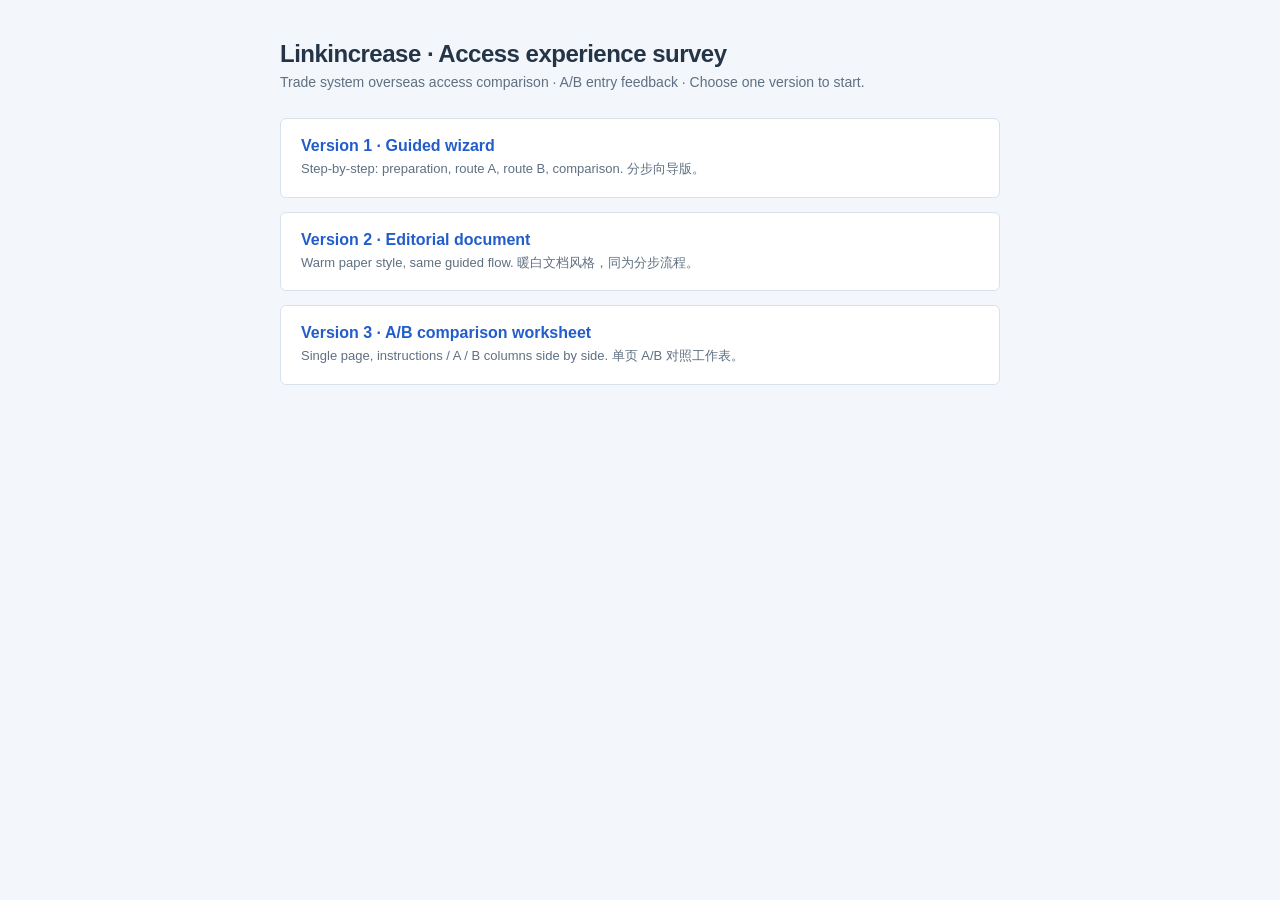
<file: index.html>
<!doctype html>
<html lang="en">
<head>
  <meta charset="utf-8">
  <meta name="viewport" content="width=device-width, initial-scale=1">
  <meta name="referrer" content="no-referrer">
  <title>Linkincrease · Access experience survey</title>
  <style>
    :root { font-family: -apple-system, BlinkMacSystemFont, "Segoe UI", Helvetica, Arial, sans-serif; color: #243548; background: #f3f6fa; }
    * { box-sizing: border-box; }
    body { margin: 0; padding: 40px 20px; }
    main { max-width: 720px; margin: 0 auto; }
    h1 { font-size: 24px; letter-spacing: -.5px; margin: 0 0 6px; }
    p.sub { color: #5f7082; font-size: 14px; margin: 0 0 28px; }
    ul { list-style: none; margin: 0; padding: 0; display: grid; gap: 14px; }
    a { display: block; padding: 18px 20px; border: 1px solid #d9e2ec; border-radius: 6px; background: #fff; text-decoration: none; color: #235dcc; }
    a:hover { border-color: #a4b9d2; background: #edf3fb; }
    a strong { display: block; font-size: 16px; margin-bottom: 4px; }
    a span { display: block; color: #5f7082; font-size: 13px; line-height: 1.5; }
  </style>
</head>
<body>
  <main>
    <h1>Linkincrease · Access experience survey</h1>
    <p class="sub">Trade system overseas access comparison · A/B entry feedback · Choose one version to start.</p>
    <ul>
      <li><a href="./trade-performance-survey/"><strong>Version 1 · Guided wizard</strong><span>Step-by-step: preparation, route A, route B, comparison. 分步向导版。</span></a></li>
      <li><a href="./trade-performance-survey-editorial/"><strong>Version 2 · Editorial document</strong><span>Warm paper style, same guided flow. 暖白文档风格，同为分步流程。</span></a></li>
      <li><a href="./trade-performance-survey-worksheet/"><strong>Version 3 · A/B comparison worksheet</strong><span>Single page, instructions / A / B columns side by side. 单页 A/B 对照工作表。</span></a></li>
    </ul>
  </main>
</body>
</html>
</file>
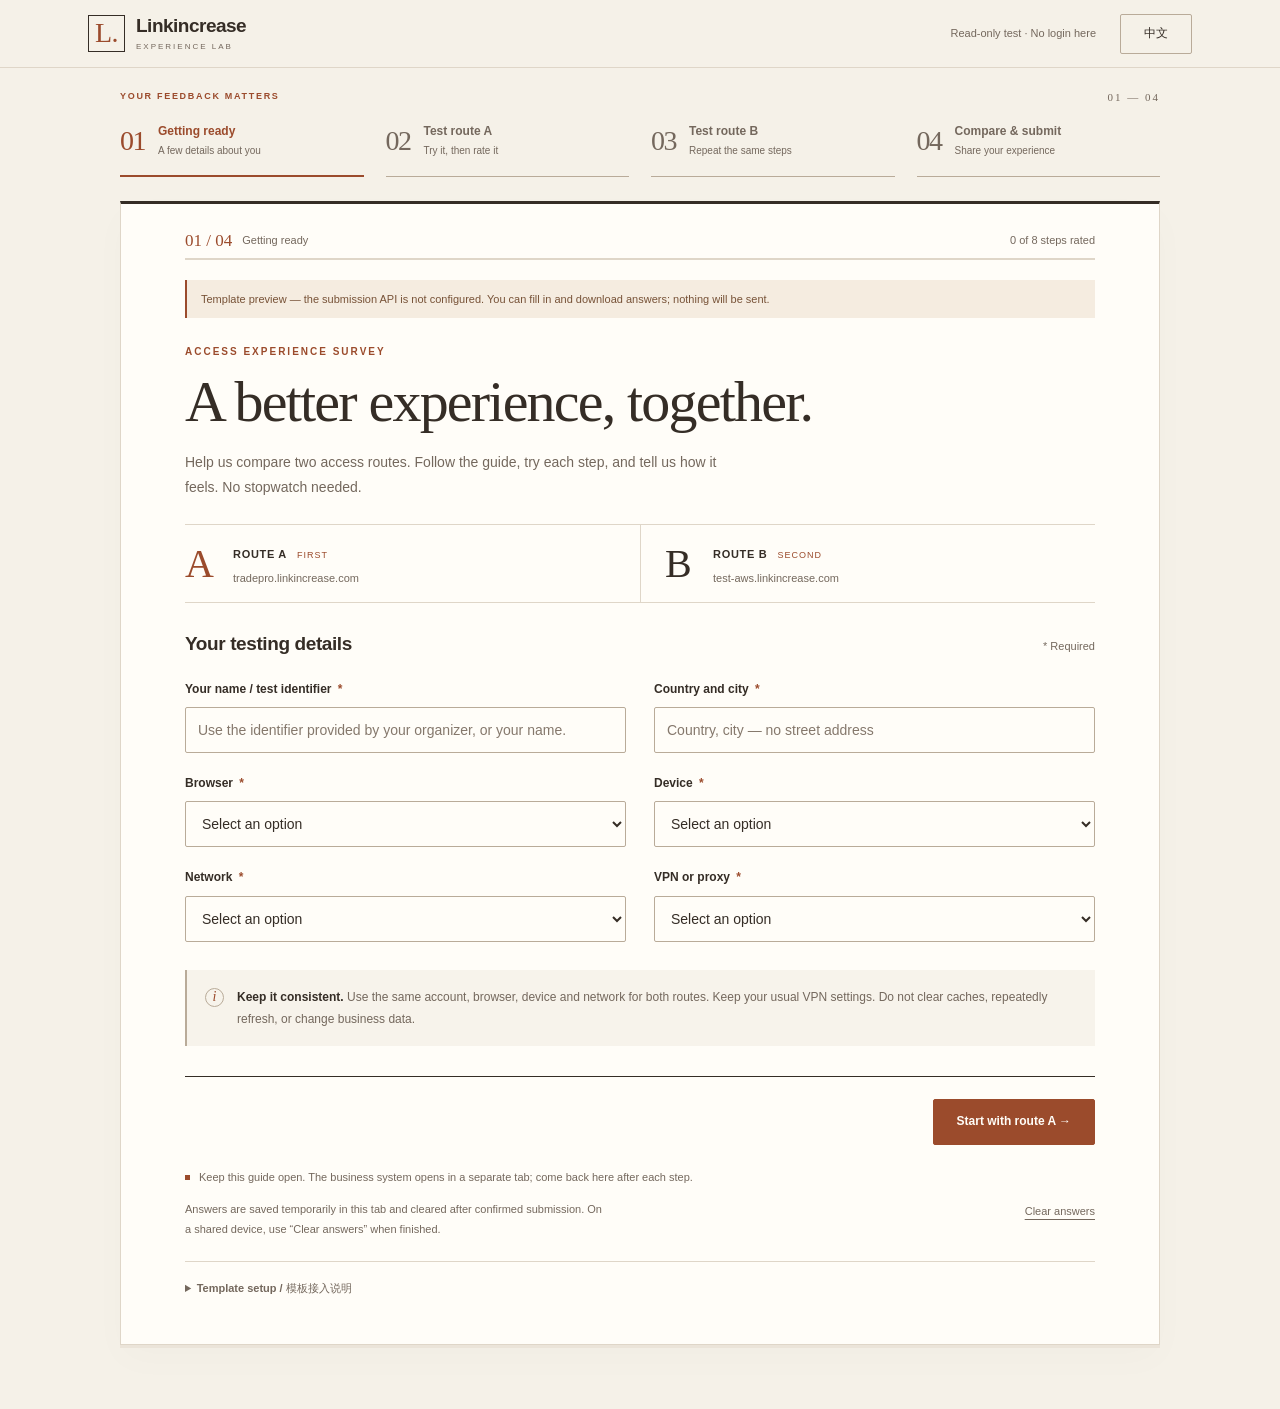
<file: trade-performance-survey-editorial/index.html>
<!doctype html>
<html lang="en">
<head>
  <meta charset="utf-8">
  <meta name="viewport" content="width=device-width, initial-scale=1">
  <meta name="referrer" content="no-referrer">
  <meta name="robots" content="noindex, nofollow">
  <meta name="color-scheme" content="light">
  <title>Linkincrease · Access experience survey</title>
  <link rel="stylesheet" href="./styles.css">
  <script src="./config.js" defer></script>
  <script src="./app.js" defer></script>
</head>
<body>
  <a class="skip-link" href="#main">Skip to questionnaire / 跳到问卷</a>
  <header class="topbar">
    <a class="brand" href="./" aria-label="Linkincrease home"><span class="brand-mark" aria-hidden="true">L.</span><span>Linkincrease<span class="brand-sub">EXPERIENCE LAB</span></span></a>
    <div class="header-actions"><span class="privacy-badge" id="header-note"></span><button id="language" class="language-button" type="button">中文</button></div>
  </header>
  <div class="workspace">
    <aside class="sidebar" aria-labelledby="nav-title">
      <div class="directory-heading"><p class="eyebrow" id="nav-eyebrow"></p><span class="directory-range" aria-hidden="true">01 — 04</span></div>
      <h2 id="nav-title" class="visually-hidden"></h2>
      <p class="nav-description visually-hidden" id="nav-description"></p>
      <nav id="navigation" aria-label="Survey sections"></nav>
    </aside>
    <main id="main" class="paper" tabindex="-1">
      <div class="document-header">
        <div class="progress-meta"><span class="section-heading"><span class="document-folio" aria-hidden="true"></span><span id="section-label"></span></span><span id="progress-label"></span></div>
        <div class="progress-track" role="progressbar" aria-label="Rated steps" aria-valuemin="0" aria-valuemax="8" aria-valuenow="0"><div id="progress-fill"></div></div>
      </div>
      <div id="setup-warning" class="notice" hidden></div>
      <div id="content"></div>
      <div id="feedback" class="feedback" role="alert" tabindex="-1" hidden></div>
      <div id="actions" class="actions"></div>
      <div class="sidebar-note"><span class="small-dot" aria-hidden="true"></span><p id="sidebar-note"></p></div>
      <footer class="page-footer"><span id="draft-status" role="status" aria-live="polite"></span><button type="button" id="clear" class="text-button"></button></footer>
      <details id="integration" class="integration" hidden>
        <summary>Template setup / 模板接入说明</summary>
        <p>将本目录文件放到 GitHub Pages 发布根目录，编辑 <code>config.js</code> 的 <code>endpoint</code> 为真实 HTTPS 接口；再填写联系人、指定订单、采集告知、页面离开规则。截图路径留空时使用示意图；请只放脱敏后的图片。</p>
        <p>请求：<code>POST application/json</code>，不携带 Cookie 或认证信息。后端校验参数、保存数据，以 <code>submissionId</code> 去重；后端记录接收时间。只有后端明确确认保存，页面才显示成功。</p>
        <pre>HTTP 200
{"code":0,"data":{"submissionId":"与请求中的 submissionId 一致"}}</pre>
        <p>跨域接口需正确处理 <code>OPTIONS</code>，允许实际 Pages Origin、<code>POST</code> 和 <code>Content-Type</code>。CORS 不是权限控制。前端限制不能替代后端校验；接口未实现，模板不创建数据库。</p>
        <p>发布前本地测试：<code>python3 -m http.server 8080 --bind 127.0.0.1</code>。未配置接口时不会发请求；下载 JSON 可查看真实请求结构。到期后关闭后端接收并下线页面。</p>
        <p>本模板不加载第三方脚本、统计服务或字体，不实现业务系统计时。业务页面在新标签页打开，用户需返回本页评价，网页无法跨域检测业务步骤是否完成。</p>
      </details>
    </main>
  </div>
  <noscript><p class="notice">Please enable JavaScript to complete this survey. 请启用 JavaScript 后填写问卷。</p></noscript>
</body>
</html>
</file>
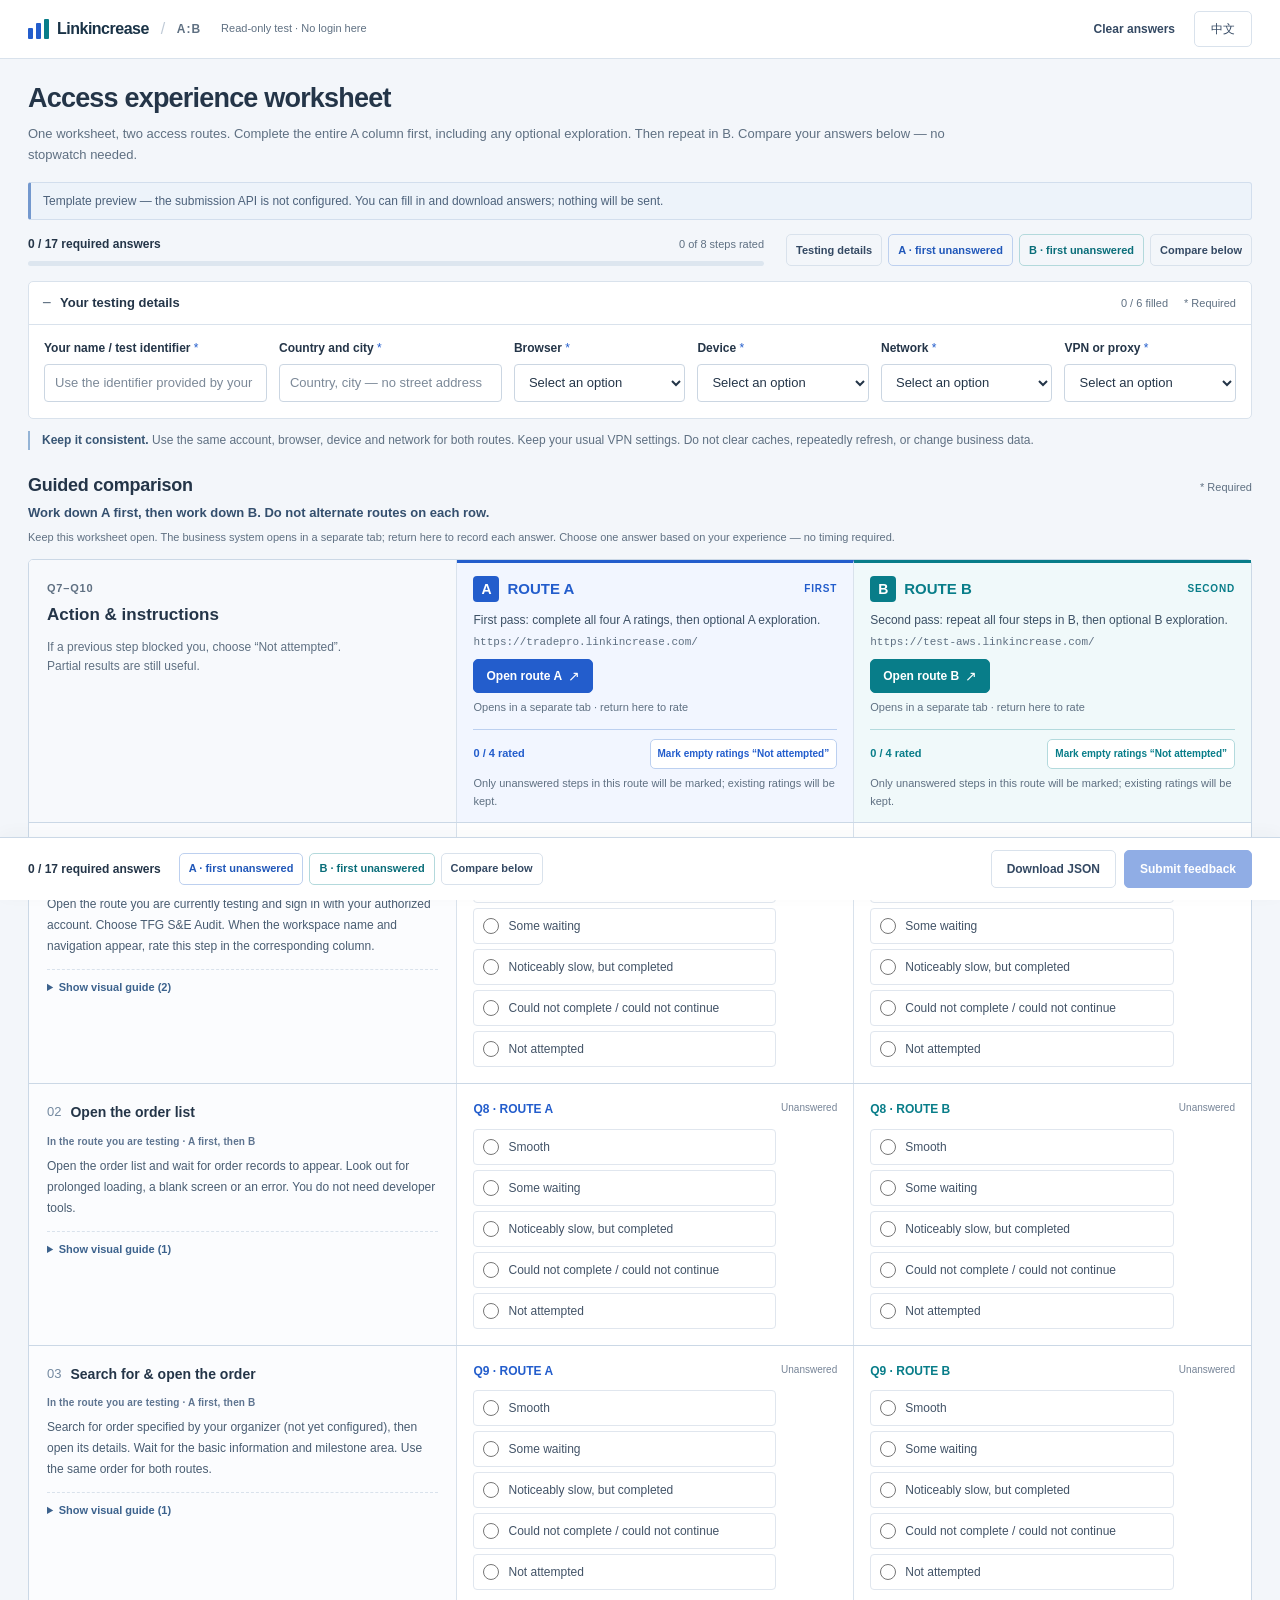
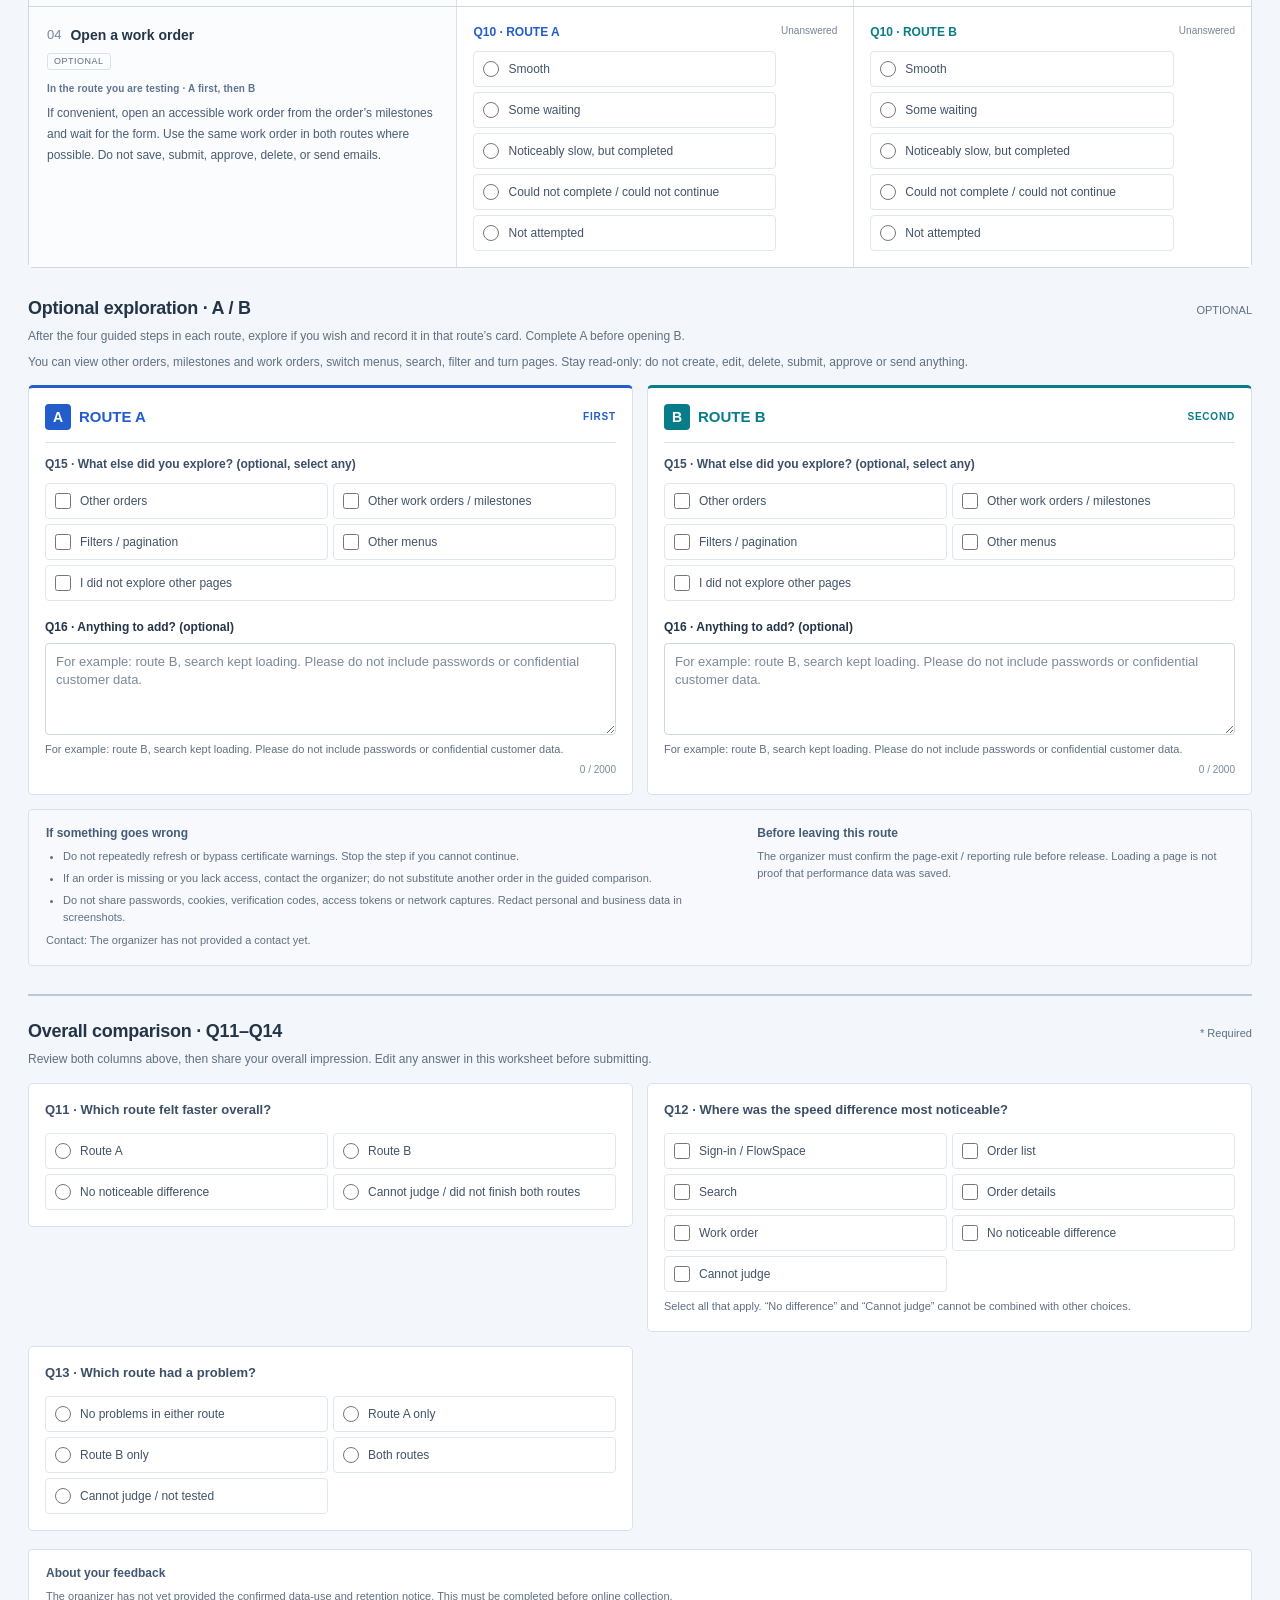
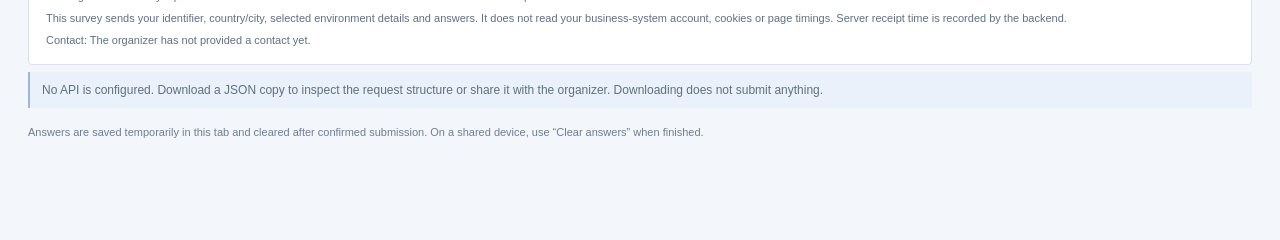
<file: trade-performance-survey-worksheet/index.html>
<!doctype html>
<html lang="en">
<head>
  <meta charset="utf-8">
  <meta name="viewport" content="width=device-width, initial-scale=1">
  <meta name="referrer" content="no-referrer">
  <meta name="color-scheme" content="light">
  <title>Linkincrease · Access experience worksheet</title>
  <link rel="icon" href="data:,">
  <link rel="stylesheet" href="./styles.css">
  <script src="./config.js" defer></script>
  <script src="./app.js" defer></script>
</head>
<body>
  <a class="skip-link" id="skip-link" href="#worksheet-heading">Review worksheet</a>
  <header class="toolbar">
    <div class="toolbar-inner">
      <a class="brand" href="#title" aria-label="Linkincrease"><span class="brand-mark" aria-hidden="true"><i></i><i></i><i></i></span>Linkincrease<span class="brand-divider" aria-hidden="true">/</span><span class="brand-ab" aria-hidden="true">A:B</span></a>
      <span class="header-note" id="header-note">Read-only test · No login here</span>
      <div class="toolbar-actions">
        <button class="button ghost" id="clear" type="button">Clear answers</button>
        <button class="button language" id="language" type="button" lang="zh-CN">中文</button>
      </div>
    </div>
  </header>
  <main id="main" class="workspace" tabindex="-1">
    <div class="page-heading">
      <h1 id="title">Access experience worksheet</h1>
      <p id="intro">Complete the entire A column first, then repeat in B. Compare your answers on this page.</p>
    </div>
    <noscript><p class="setup-warning">JavaScript is needed to save and validate this worksheet. No data will be submitted without it.</p></noscript>
    <p id="setup-warning" class="setup-warning" hidden></p>
    <section class="progress-band" id="progress-band" aria-labelledby="progress-label">
      <div class="completion">
        <div class="completion-text"><strong id="progress-label"></strong><span id="rating-progress"></span></div>
        <div class="progress-track" id="progress-track" role="progressbar" aria-labelledby="progress-label" aria-valuemin="0" aria-valuemax="17" aria-valuenow="0"><span id="progress-fill"></span></div>
      </div>
      <div class="top-jumps" id="top-jumps"></div>
    </section>
    <div id="content"></div>
    <p id="draft-status" class="draft-status"></p>
  </main>
  <footer class="action-bar" id="action-bar">
    <div class="action-bar-inner">
      <p id="feedback" class="feedback" role="status" aria-live="polite" aria-atomic="true" tabindex="-1" hidden></p>
      <div class="action-row">
        <strong id="footer-progress" class="footer-progress"></strong>
        <div id="footer-jumps"></div>
        <div class="actions" id="actions"></div>
      </div>
    </div>
  </footer>
</body>
</html>
</file>
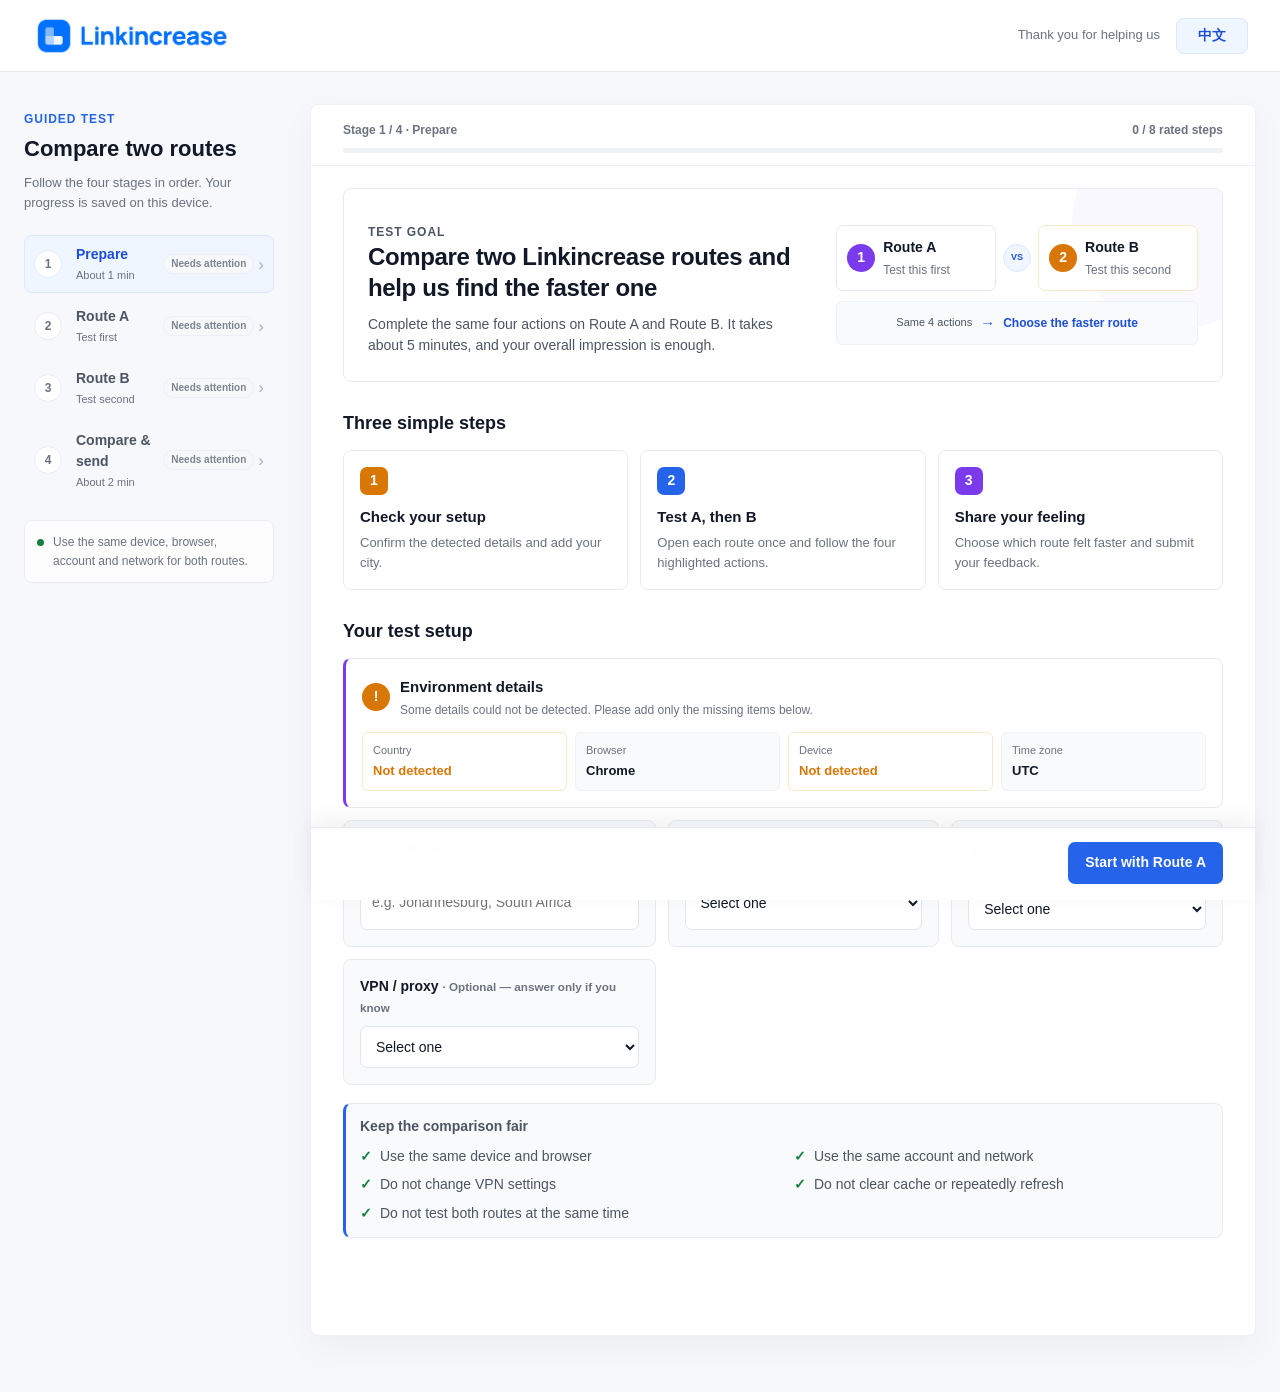
<file: trade-performance-survey/index.html>
<!doctype html>
<html lang="en">
<head>
  <meta charset="utf-8">
  <meta name="viewport" content="width=device-width, initial-scale=1">
  <meta name="referrer" content="no-referrer">
  <meta name="robots" content="noindex, nofollow">
  <meta name="color-scheme" content="light">
  <title>Linkincrease · Access route test</title>
  <link rel="stylesheet" href="./styles.css?v=31">
  <script src="./config.js?v=31" defer></script>
  <script src="./app.js?v=31" defer></script>
</head>
<body>
  <a class="skip-link" href="#main">Skip to the test guide</a>

  <header class="topbar">
    <a class="brand" href="./" aria-label="Linkincrease access route test">
      <span class="brand-logo" aria-hidden="true"></span>
      <span class="sr-only">Linkincrease</span>
    </a>
    <div class="header-actions">
      <span class="header-note" id="header-note"></span>
      <button id="language" class="language-button" type="button">中文</button>
    </div>
  </header>

  <div class="workspace">
    <aside class="sidebar">
      <p class="eyebrow" id="nav-eyebrow"></p>
      <h2 id="nav-title"></h2>
      <p class="nav-description" id="nav-description"></p>
      <nav id="navigation" aria-label="Test stages"></nav>
      <div class="sidebar-note">
        <span class="small-dot" aria-hidden="true"></span>
        <p id="sidebar-note"></p>
      </div>
    </aside>

    <main id="main" tabindex="-1">
      <div class="progress-sticky">
        <div class="stage-meta">
          <span id="section-label"></span>
          <span id="progress-label"></span>
        </div>
        <div class="progress-track" role="progressbar" aria-label="Rated test steps" aria-valuemin="0" aria-valuemax="8" aria-valuenow="0">
          <div id="progress-fill"></div>
        </div>
      </div>
      <div id="setup-warning" class="notice notice-warning" hidden></div>
      <div id="content"></div>
      <div id="feedback" class="feedback" role="alert" tabindex="-1" hidden></div>
      <div id="actions" class="actions"></div>
      <footer class="page-footer">
        <span id="draft-status" role="status" aria-live="polite"></span>
        <button type="button" id="clear" class="text-button"></button>
      </footer>
    </main>
  </div>

  <noscript><p class="notice">Please enable JavaScript to complete this test. 请启用 JavaScript 后继续。</p></noscript>
</body>
</html>
</file>
<file: trade-performance-survey-editorial/styles.css>
/* A quiet, single-column field guide. All fonts are local system fonts. */
:root {
  --background: #f5f1e8;
  --paper: #fffdf8;
  --ink: #352d26;
  --muted: #74685d;
  --accent: #9b4b2c;
  --accent-dark: #77361e;
  --tint: #f5ece0;
  --line: #dfd6c8;
  --line-strong: #b9ab99;
  --danger: #993d2e;
  --serif: "Iowan Old Style", "Palatino Linotype", "Book Antiqua", Georgia, "Songti SC", "Noto Serif CJK SC", serif;
  --sans: -apple-system, BlinkMacSystemFont, "Segoe UI", "PingFang SC", "Microsoft YaHei", sans-serif;
  color-scheme: light;
  font-family: var(--sans);
  color: var(--ink);
  background: var(--background);
  font-synthesis: none;
  -webkit-text-size-adjust: 100%;
}

* { box-sizing: border-box; }
body { margin: 0; line-height: 1.6; --chapter: "01"; }
body:has(.nav-item:nth-child(2).active) { --chapter: "02"; }
body:has(.nav-item:nth-child(3).active) { --chapter: "03"; }
body:has(.nav-item:nth-child(4).active) { --chapter: "04"; }
button, input, select, textarea { font: inherit; }
button, a { touch-action: manipulation; }
button { cursor: pointer; }
button:disabled { opacity: .5; cursor: not-allowed; }
a { color: var(--accent); }
button, a, input, select, textarea { -webkit-tap-highlight-color: transparent; }
button:focus-visible, a:focus-visible, input:focus-visible, select:focus-visible,
textarea:focus-visible, summary:focus-visible, .feedback:focus-visible {
  outline: 2px solid var(--accent);
  outline-offset: 4px;
}
[hidden] { display: none !important; }
::selection { color: var(--ink); background: #ebd7bf; }
.visually-hidden {
  position: absolute;
  width: 1px;
  height: 1px;
  padding: 0;
  margin: -1px;
  overflow: hidden;
  clip-path: inset(50%);
  white-space: nowrap;
  border: 0;
}
.skip-link {
  position: fixed;
  z-index: 10;
  top: 8px;
  left: 12px;
  max-width: calc(100% - 24px);
  transform: translateY(-160%);
  padding: 10px 16px;
  background: var(--paper);
  border: 1px solid var(--accent);
}
.skip-link:focus { transform: none; }

/* Masthead and four horizontal chapter tabs; nothing is fixed to the side. */
.topbar {
  display: flex;
  align-items: center;
  justify-content: space-between;
  gap: 20px;
  min-height: 68px;
  padding: 12px max(28px, calc((100% - 1104px) / 2));
  border-bottom: 1px solid var(--line);
}
.brand {
  display: inline-flex;
  align-items: center;
  gap: 11px;
  color: var(--ink);
  text-decoration: none;
  font-size: 19px;
  font-weight: 650;
  line-height: 1.15;
  letter-spacing: -.5px;
}
.brand-mark {
  display: grid;
  place-items: center;
  width: 37px;
  height: 37px;
  border: 1px solid var(--ink);
  font-family: var(--serif);
  font-size: 28px;
  font-weight: 400;
  color: var(--accent);
}
.brand-sub {
  display: block;
  margin-top: 5px;
  font-size: 8px;
  font-weight: 500;
  letter-spacing: 2px;
  color: var(--muted);
}
.header-actions { display: flex; align-items: center; gap: 24px; }
.privacy-badge { color: var(--muted); font-size: 11px; }
.language-button {
  min-width: 72px;
  min-height: 40px;
  padding: 7px 12px;
  border: 1px solid var(--line-strong);
  border-radius: 2px;
  background: transparent;
  color: var(--ink);
  font-size: 12px;
}
.workspace { width: min(100% - 56px, 1040px); margin: 22px auto 64px; }
.sidebar { position: static; margin: 0 0 24px; }
.directory-heading { display: flex; align-items: center; justify-content: space-between; gap: 16px; }
.eyebrow {
  margin: 0 0 12px;
  color: var(--accent);
  font-size: 10px;
  font-weight: 650;
  letter-spacing: 2px;
  line-height: 1.5;
  text-transform: uppercase;
}
.directory-heading .eyebrow { margin: 0; font-size: 9px; letter-spacing: 1.7px; }
.directory-range { color: var(--muted); font: 11px var(--serif); letter-spacing: 2px; }
#navigation { display: grid; grid-template-columns: repeat(4, minmax(0, 1fr)); gap: 22px; margin-top: 5px; }
.nav-item {
  display: flex;
  align-items: center;
  gap: 13px;
  min-width: 0;
  width: 100%;
  min-height: 68px;
  padding: 9px 0 12px;
  border: 0;
  border-bottom: 1px solid var(--line-strong);
  border-radius: 0;
  background: transparent;
  color: var(--muted);
  text-align: left;
}
.nav-item.active { color: var(--accent); border-bottom: 2px solid var(--accent); padding-bottom: 11px; }
.nav-number { flex-shrink: 0; font: 28px/1 var(--serif); letter-spacing: -1.5px; }
.nav-number::before { content: "0"; }
.nav-text { min-width: 0; }
.nav-text strong { display: block; font-size: 12px; font-weight: 650; line-height: 1.4; }
.nav-text small { display: block; margin-top: 4px; color: var(--muted); font-size: 10px; line-height: 1.4; }

/* A continuous paper surface, not a dashboard of floating cards. */
main { min-width: 0; outline: none; }
.paper {
  padding: 28px 64px 30px;
  background: var(--paper);
  border: 1px solid var(--line);
  border-top: 3px solid var(--ink);
  box-shadow: 0 3px 0 #ebe4d9, 0 14px 36px #352d2605;
}
.document-header { margin-bottom: 20px; }
.progress-meta {
  display: flex;
  align-items: center;
  justify-content: space-between;
  gap: 16px;
  margin-bottom: 9px;
  color: var(--muted);
  font-size: 11px;
  line-height: 1.5;
}
.section-heading { display: inline-flex; align-items: center; gap: 10px; min-width: 0; }
.document-folio { flex-shrink: 0; color: var(--accent); font: 17px/1 var(--serif); font-variant-numeric: tabular-nums; }
.document-folio::before { content: var(--chapter) " / 04"; }
#progress-label { text-align: right; }
.progress-track { height: 2px; background: var(--line); overflow: hidden; }
#progress-fill { height: 100%; background: var(--accent); transition: width .2s ease; }
.notice {
  margin: 0 0 26px;
  border-left: 2px solid var(--accent);
  padding: 10px 14px;
  background: var(--tint);
  color: #775237;
  font-size: 11px;
  line-height: 1.7;
  overflow-wrap: anywhere;
}
#content { min-width: 0; }
h1 {
  max-width: 22ch;
  margin: 0 0 16px;
  font: 400 clamp(36px, 4.6vw, 58px)/1.08 var(--serif);
  letter-spacing: -1.8px;
  text-wrap: balance;
  overflow-wrap: anywhere;
}
h2, h3 { line-height: 1.4; }
.intro { max-width: 69ch; margin: 0 0 24px; color: var(--muted); font-size: 14px; line-height: 1.8; }
.cards {
  display: grid;
  grid-template-columns: repeat(2, minmax(0, 1fr));
  margin: 0 0 28px;
  border-top: 1px solid var(--line);
  border-bottom: 1px solid var(--line);
}
.route-card { display: flex; align-items: center; gap: 15px; min-width: 0; padding: 15px 20px 15px 0; }
.route-card + .route-card { padding-left: 24px; border-left: 1px solid var(--line); }
.route-letter { flex: 0 0 33px; color: var(--accent); font: 40px/1 var(--serif); }
.route-letter.route-b { color: var(--ink); }
.route-card > div { min-width: 0; }
.route-card strong { font-size: 11px; font-weight: 650; letter-spacing: .7px; }
.route-card p { margin: 4px 0 0; color: var(--muted); font-size: 11px; overflow-wrap: anywhere; }
.mini-tag { margin-left: 10px; color: var(--accent); font-size: 9px; letter-spacing: 1px; }
.panel { margin: 0 0 28px; padding: 28px 0 0; border: 0; border-top: 1px solid var(--line); }
.cards + .panel { border-top: 0; padding-top: 0; }
.panel-heading { display: flex; align-items: baseline; justify-content: space-between; gap: 16px; margin-bottom: 22px; }
.panel-heading h2, .rating-title h2 { margin: 0; font-size: 19px; font-weight: 600; letter-spacing: -.4px; }
.panel-heading > span { flex-shrink: 0; color: var(--muted); font-size: 11px; }
.form-grid { display: grid; grid-template-columns: repeat(2, minmax(0, 1fr)); gap: 21px 28px; }
.field { display: block; min-width: 0; }
.field > span { display: block; margin-bottom: 8px; font-size: 12px; font-weight: 600; }
.required { margin-left: 3px; color: var(--accent); }
.field input, .field select, textarea {
  width: 100%;
  min-width: 0;
  max-width: 100%;
  min-height: 46px;
  padding: 11px 12px;
  border: 1px solid var(--line-strong);
  border-radius: 2px;
  background: var(--paper);
  color: var(--ink);
  font-size: 14px;
  line-height: 1.5;
  transition: border-color .15s ease, background-color .15s ease;
}
.field select { padding-right: 26px; }
.field input::placeholder, textarea::placeholder { color: #85786c; opacity: 1; }
.field input:focus, .field select:focus, textarea:focus { border-color: var(--accent); background: #fff; }
.field.full { grid-column: 1 / -1; }
textarea { resize: vertical; min-height: 132px; }
.help { margin: 8px 0 0; color: var(--muted); font-size: 12px; line-height: 1.8; overflow-wrap: anywhere; }
.context-note { display: flex; align-items: flex-start; gap: 13px; padding: 16px 18px; border-left: 2px solid var(--line-strong); background: #f7f3eb; color: var(--muted); font-size: 12px; line-height: 1.85; }
.context-note p { margin: 0; min-width: 0; }
.context-note strong { color: var(--ink); font-weight: 600; }
.context-icon { display: grid; place-items: center; flex: 0 0 19px; height: 19px; margin-top: 2px; border: 1px solid var(--line-strong); border-radius: 50%; color: var(--accent); font: italic 14px var(--serif); }

/* Instructions and native, keyboard-operable answer controls. */
.stage-badge { display: flex; flex-wrap: wrap; align-items: center; gap: 8px; margin-bottom: 14px; color: var(--accent); font-size: 10px; font-weight: 650; line-height: 1.7; letter-spacing: 1.5px; }
.stage-badge::before { content: ""; flex: 0 0 24px; height: 1px; background: var(--accent); }
.step-instructions { margin: 0 0 20px; font-size: 15px; line-height: 1.95; overflow-wrap: anywhere; }
.step-instructions strong { font-weight: 650; }
.step-toolbar { display: flex; flex-wrap: wrap; align-items: center; justify-content: space-between; gap: 12px 20px; margin-bottom: 22px; }
.step-toolbar small { color: var(--muted); font-size: 11px; }
.rating-title { margin-bottom: 22px; }
.rating-title p { margin: 7px 0 0; color: var(--muted); font-size: 12px; }
.choices { min-width: 0; padding: 0; margin: 0; border: 0; }
.choices legend { max-width: 100%; padding: 0; margin-bottom: 15px; font-size: 14px; font-weight: 600; line-height: 1.7; overflow-wrap: anywhere; }
.choice-grid { display: grid; gap: 8px; }
.choice {
  display: flex;
  align-items: center;
  gap: 13px;
  min-width: 0;
  min-height: 53px;
  padding: 13px 16px;
  border: 1px solid var(--line);
  border-radius: 2px;
  background: transparent;
  font-size: 14px;
  line-height: 1.6;
  cursor: pointer;
  transition: background-color .15s ease, border-color .15s ease;
}
.choice:has(input:checked) { border-color: var(--accent); background: var(--tint); box-shadow: inset 3px 0 0 var(--accent); }
.choice:has(input:focus-visible) { outline: 2px solid var(--accent); outline-offset: 3px; }
.choice input { flex: 0 0 18px; width: 18px; height: 18px; margin: 0; accent-color: var(--accent); cursor: pointer; }
.choice > span:not(.choice-number) { min-width: 0; overflow-wrap: anywhere; }
.choice-number { flex-shrink: 0; margin-left: auto; padding-left: 8px; color: var(--muted); font: 14px var(--serif); }
.choice-number::before { content: "0"; }
.choice:has(input:checked) .choice-number { color: var(--accent); }
.choice:has(input:disabled) { opacity: .65; cursor: not-allowed; }
.subtle { margin: 17px 0 10px; color: var(--muted); font-size: 12px; line-height: 1.8; }
.checklist { margin: 0; padding-left: 20px; color: var(--muted); font-size: 13px; line-height: 1.9; }
.checklist li + li { margin-top: 10px; }
.checklist li::marker { color: var(--accent); }

/* Responsive line drawings, with no fixed height that could crop a guide. */
#instruction-panel { counter-reset: figure; }
.illustration { min-width: 0; margin: 18px 0 0; border: 1px solid var(--line); background: #f4efe5; }
.illustration img { display: block; width: 100%; max-width: 100%; height: auto; }
.illustration > .help { padding: 14px; }
.illustration figcaption { counter-increment: figure; padding: 11px 15px; border-top: 1px solid var(--line); background: var(--paper); color: var(--muted); font-size: 11px; line-height: 1.7; overflow-wrap: anywhere; }
.illustration figcaption::before { content: "0" counter(figure) " / "; color: var(--accent); font-family: var(--serif); }
.schematic { display: flex; align-items: center; justify-content: center; min-height: 190px; padding: 24px; background-color: #f4efe5; background-image: repeating-linear-gradient(0deg, transparent, transparent 23px, #b9ab9917 23px, #b9ab9917 24px); }
.schematic.small { min-height: 132px; padding-top: 18px; padding-bottom: 18px; }
.mock-window { width: 360px; min-width: 0; max-width: 100%; padding: 15px 18px; border: 1px solid var(--line-strong); border-radius: 3px; background: var(--paper); box-shadow: 4px 4px 0 #e3dacc; }
.mock-dots { display: flex; gap: 4px; margin-bottom: 12px; padding-bottom: 10px; border-bottom: 1px solid var(--line); }
.mock-dots i { width: 5px; height: 5px; border: 1px solid var(--line-strong); border-radius: 50%; }
.mock-title { margin: 8px 0 12px; color: var(--ink); font-size: 11px; font-weight: 600; overflow-wrap: anywhere; }
.mock-field { margin-bottom: 7px; padding: 7px 9px; border: 1px solid var(--line); border-radius: 1px; color: var(--muted); background: #f9f6ef; font-size: 10px; }
.mock-action { padding: 7px; border-radius: 1px; color: var(--paper); background: var(--accent); font-size: 10px; text-align: center; }
.mock-chip { margin: 7px 0; padding: 10px; border: 1px solid #cbb396; border-radius: 1px; color: var(--accent-dark); background: var(--tint); font-size: 11px; overflow-wrap: anywhere; }
.mock-table { display: grid; gap: 6px; }
.mock-row { height: 14px; border-bottom: 1px solid var(--line); background: linear-gradient(90deg, #e1d6c5 32%, transparent 32%, transparent 36%, #eee7db 36%); }
.mock-row:nth-child(2) { background: #e8d9c5; outline: 1px solid #b9926e; }
.mock-columns { display: grid; grid-template-columns: repeat(2, minmax(0, 1fr)); gap: 9px; }
.mock-columns div { height: 38px; border: 1px solid var(--line); background: #f1eadd; }

/* The comparison reads like a two-column report on the same sheet. */
.review-grid { display: grid; grid-template-columns: repeat(2, minmax(0, 1fr)); margin: 0 0 30px; border-top: 1px solid var(--ink); border-bottom: 1px solid var(--line); }
.review-card { min-width: 0; padding: 18px 22px 18px 0; }
.review-card + .review-card { padding-left: 22px; padding-right: 0; border-left: 1px solid var(--line); }
.review-card h3 { margin: 0 0 12px; color: var(--accent); font-size: 12px; font-weight: 650; letter-spacing: 1px; }
.review-row { display: flex; justify-content: space-between; align-items: baseline; gap: 16px; padding: 9px 0; border-top: 1px solid var(--line); color: var(--muted); font-size: 11px; line-height: 1.65; }
.review-row > span { flex-shrink: 0; }
.review-row strong { min-width: 0; color: var(--ink); font-weight: 500; text-align: right; overflow-wrap: anywhere; }
.question { margin-top: 30px; padding-top: 28px; border-top: 1px solid var(--line); }
.question:first-child { margin-top: 0; padding-top: 0; border-top: 0; }
.download-hint { margin: 0 0 22px; padding: 14px 17px; border-left: 2px solid var(--accent); color: var(--muted); background: var(--tint); font-size: 12px; line-height: 1.8; }
.feedback { margin: 20px 0; padding: 15px 18px; border: 1px solid #c5a392; border-left: 3px solid var(--danger); color: var(--danger); background: #fbf0e8; font-size: 13px; line-height: 1.8; overflow-wrap: anywhere; }
.result-box { padding: 38px 0; text-align: center; }
.result-box h1, .result-box .intro { margin-right: auto; margin-left: auto; }
.result-icon { display: grid; place-items: center; width: 58px; height: 58px; margin: 0 auto 24px; border: 1px solid var(--accent); color: var(--accent); font: 32px var(--serif); }
.result-id { color: var(--muted); font-size: 12px; overflow-wrap: anywhere; }

/* Page furniture, truthful preview notice, and original integration details. */
.actions { display: flex; flex-wrap: wrap; align-items: center; justify-content: space-between; gap: 12px; margin-top: 30px; padding-top: 22px; border-top: 1px solid var(--ink); }
.action-right { display: flex; flex-wrap: wrap; justify-content: flex-end; gap: 12px; min-width: 0; margin-left: auto; }
.button { display: inline-flex; align-items: center; justify-content: center; gap: 12px; max-width: 100%; min-height: 46px; padding: 12px 23px; border: 1px solid transparent; border-radius: 2px; font-size: 12px; font-weight: 600; line-height: 1.6; text-align: center; text-decoration: none; overflow-wrap: anywhere; transition: background-color .15s ease, border-color .15s ease; }
.button.primary { border-color: var(--accent); color: #fffdf8; background: var(--accent); }
.button.secondary { border-color: var(--line-strong); color: var(--ink); background: transparent; }
.button.ghost { padding-right: 0; padding-left: 0; color: var(--muted); background: transparent; text-align: left; text-decoration: underline; text-decoration-color: var(--line-strong); text-underline-offset: 5px; }
.sidebar-note { display: flex; align-items: flex-start; gap: 9px; margin-top: 23px; color: var(--muted); font-size: 11px; line-height: 1.8; }
.sidebar-note p { min-width: 0; margin: 0; }
.small-dot { flex: 0 0 5px; height: 5px; margin-top: 7px; background: var(--accent); }
.page-footer { display: flex; align-items: flex-start; justify-content: space-between; gap: 20px; margin-top: 12px; color: var(--muted); font-size: 11px; line-height: 1.8; }
#draft-status { min-width: 0; max-width: 69ch; }
.text-button { flex-shrink: 0; min-height: 44px; margin-top: -10px; padding: 10px 0; border: 0; color: var(--muted); background: transparent; font-size: 11px; text-decoration: underline; text-underline-offset: 4px; }
.integration { margin-top: 22px; padding-top: 16px; border-top: 1px solid var(--line); color: var(--muted); font-size: 12px; line-height: 1.9; overflow-wrap: anywhere; }
.integration summary { min-height: 36px; cursor: pointer; font-size: 11px; font-weight: 600; }
.integration p { margin: 12px 0; }
.integration code, .integration pre { font-family: ui-monospace, SFMono-Regular, Consolas, monospace; font-size: 11px; }
.integration code { color: var(--ink); }
.integration pre { max-width: 100%; padding: 16px; background: #f1ebe0; color: var(--ink); white-space: pre-wrap; overflow-wrap: anywhere; }
noscript > .notice { width: min(100% - 40px, 900px); margin: 24px auto; }

:lang(zh-CN) h1 { max-width: 18ch; font-size: clamp(30px, 3.7vw, 44px); line-height: 1.35; letter-spacing: -.6px; }
:lang(zh-CN) .intro, :lang(zh-CN) .step-instructions { line-height: 1.95; }
:lang(zh-CN) .eyebrow, :lang(zh-CN) .stage-badge { letter-spacing: 1px; }
@media (hover: hover) {
  .nav-item:hover:not(:disabled) { color: var(--accent); border-bottom-color: var(--accent); }
  .language-button:hover:not(:disabled), .button.secondary:hover:not(:disabled) { border-color: var(--accent); background: var(--tint); }
  .button.primary:hover:not(:disabled) { border-color: var(--accent-dark); background: var(--accent-dark); }
  .button.ghost:hover:not(:disabled), .text-button:hover:not(:disabled) { color: var(--accent); }
  .choice:hover { background: #f9f4ea; border-color: var(--line-strong); }
  .choice:has(input:checked):hover { background: var(--tint); border-color: var(--accent); }
}
@media (max-width: 900px) {
  .workspace { width: calc(100% - 40px); margin-top: 20px; }
  .topbar { padding-right: 24px; padding-left: 24px; }
  .paper { padding: 26px 36px; }
  #navigation { gap: 16px; }
  .nav-item { gap: 9px; }
  .nav-number { font-size: 24px; }
  .nav-text strong { font-size: 11px; }
  .nav-text small { font-size: 9px; }
  .route-card + .route-card { padding-left: 18px; }
}
@media (max-width: 600px) {
  .topbar { min-height: 64px; gap: 12px; padding: 10px 18px; }
  .brand { gap: 8px; font-size: 17px; }
  .brand-mark { width: 32px; height: 34px; font-size: 25px; }
  .brand-sub { font-size: 7px; letter-spacing: 1.7px; }
  .header-actions { gap: 0; }
  .privacy-badge { display: none; }
  .language-button { min-width: 66px; min-height: 44px; padding: 8px 10px; }
  .workspace { width: calc(100% - 24px); margin-top: 18px; margin-bottom: 32px; }
  .sidebar { margin-bottom: 16px; padding: 0 5px; }
  .directory-heading .eyebrow { font-size: 8px; letter-spacing: 1.1px; }
  .directory-range { font-size: 10px; }
  #navigation { gap: 10px; margin-top: 8px; }
  .nav-item { flex-direction: column; align-items: flex-start; justify-content: flex-start; gap: 8px; min-height: 83px; padding-top: 6px; padding-bottom: 10px; }
  .nav-item.active { padding-bottom: 9px; }
  .nav-number { font-size: 23px; }
  .nav-text strong { font-size: 10px; font-weight: 600; }
  .nav-text small { display: none; }
  .paper { padding: 21px 22px 23px; }
  .document-header { margin-bottom: 16px; }
  .progress-meta { gap: 10px; font-size: 10px; }
  .section-heading { gap: 7px; }
  .document-folio { font-size: 14px; }
  .notice { padding: 10px 12px; margin-bottom: 23px; font-size: 11px; }
  h1 { margin-bottom: 14px; font-size: 38px; line-height: 1.1; letter-spacing: -1.1px; }
  .intro { margin-bottom: 21px; font-size: 13px; line-height: 1.85; }
  .eyebrow { font-size: 9px; letter-spacing: 1.5px; }
  .cards { margin-bottom: 24px; }
  .route-card { display: block; padding: 13px 12px 13px 0; }
  .route-card + .route-card { padding-left: 16px; padding-right: 0; }
  .route-letter { display: block; margin-bottom: 9px; font-size: 32px; }
  .route-card strong { font-size: 10px; }
  .mini-tag { margin-left: 6px; font-size: 8px; letter-spacing: .5px; }
  .route-card p { margin-top: 5px; font-size: 10px; line-height: 1.6; }
  .panel { margin-bottom: 24px; padding-top: 24px; }
  .panel-heading { gap: 10px; margin-bottom: 19px; }
  .panel-heading h2, .rating-title h2 { font-size: 18px; }
  .panel-heading > span { font-size: 10px; }
  .form-grid { grid-template-columns: minmax(0, 1fr); gap: 19px; }
  .field input, .field select, textarea { min-height: 48px; font-size: 16px; }
  .field > span { font-size: 12px; }
  .context-note { gap: 10px; padding: 14px 13px; }
  .stage-badge { font-size: 9px; letter-spacing: 1px; }
  .stage-badge::before { flex-basis: 16px; }
  .step-instructions { font-size: 14px; line-height: 1.85; }
  .step-toolbar { align-items: stretch; gap: 10px; }
  .step-toolbar .button { width: 100%; }
  .step-toolbar small { font-size: 10px; }
  .schematic { min-height: 170px; padding: 18px; }
  .mock-window { padding: 12px; }
  .illustration figcaption { padding: 10px 12px; font-size: 10px; }
  .choice { gap: 10px; min-height: 53px; padding: 12px; font-size: 13px; }
  .choice-number { padding-left: 2px; font-size: 12px; }
  .choices legend { font-size: 13px; }
  .help, .subtle { font-size: 11px; }
  .review-grid { grid-template-columns: minmax(0, 1fr); }
  .review-card { padding: 16px 0; }
  .review-card + .review-card { padding: 16px 0; border-left: 0; border-top: 1px solid var(--line-strong); }
  .review-row { font-size: 12px; }
  .actions { margin-top: 25px; padding-top: 18px; }
  .actions .button { padding-right: 16px; padding-left: 16px; }
  .actions .button.ghost { padding-left: 0; }
  .page-footer { flex-direction: column; gap: 9px; }
  .text-button { margin-top: 0; }
  .sidebar-note { margin-top: 18px; font-size: 10px; }
  .integration { margin-top: 14px; }
  :lang(zh-CN) h1 { font-size: 32px; line-height: 1.4; }
}
@media (max-width: 360px) {
  .topbar { padding-right: 14px; padding-left: 14px; }
  .paper { padding-right: 17px; padding-left: 17px; }
  #navigation { gap: 7px; }
  .nav-text strong { font-size: 9px; }
  .progress-meta { flex-wrap: wrap; gap: 5px 12px; }
  #progress-label { margin-left: auto; }
  h1 { font-size: 34px; }
  .route-card + .route-card { padding-left: 12px; }
  .mini-tag { display: inline-block; margin-left: 4px; }
  .action-right { width: 100%; }
  .action-right .button { width: 100%; }
  :lang(zh-CN) h1 { font-size: 29px; }
}
@media (prefers-reduced-motion: reduce) {
  *, *::before, *::after { transition: none !important; animation: none !important; scroll-behavior: auto !important; }
}
@media (forced-colors: active) {
  .nav-item.active { border-bottom-color: Highlight; }
  .choice:has(input:checked) { outline: 2px solid Highlight; outline-offset: -2px; }
  .progress-track { border: 1px solid CanvasText; height: 4px; }
  #progress-fill { background: Highlight; forced-color-adjust: none; }
}
</file>
<file: trade-performance-survey-worksheet/styles.css>
:root {
  color-scheme: light;
  font-family: -apple-system, BlinkMacSystemFont, "Segoe UI", Helvetica, Arial, sans-serif;
  color: #243548;
  background: #f3f6fa;
  font-synthesis: none;
  --line: #d9e2ec;
  --muted: #5f7082;
  --blue: #235dcc;
  --cyan: #087d89;
  --dock-height: 82px;
  scroll-padding: 24px 0 calc(var(--dock-height) + 24px);
}
* { box-sizing: border-box; }
body { margin: 0; padding-bottom: calc(var(--dock-height) + 20px); font-size: 14px; line-height: 1.55; }
button, input, select, textarea { font: inherit; }
button, a, input, select, textarea, summary { -webkit-tap-highlight-color: transparent; }
button, input, select, textarea, fieldset, section, nav, label { min-width: 0; }
button, a, p, h1, h2, h3, legend, label, figcaption, strong { overflow-wrap: anywhere; }
button, summary { cursor: pointer; }
button:disabled { cursor: not-allowed; opacity: .5; }
a { color: var(--blue); text-underline-offset: 3px; }
h1, h2, h3, p { margin: 0; }
h1 { font-size: 27px; line-height: 1.25; letter-spacing: -.8px; font-weight: 700; }
h2 { font-size: 18px; line-height: 1.35; letter-spacing: -.25px; }
h3 { font-size: 14px; line-height: 1.45; }
[hidden] { display: none !important; }
:focus-visible { outline: 3px solid #f0a93d; outline-offset: 3px; }
input[aria-invalid="true"], select[aria-invalid="true"] { outline: 2px solid #b94437; outline-offset: 2px; }
.button { display: inline-flex; align-items: center; justify-content: center; gap: 6px; max-width: 100%; min-height: 36px; padding: 7px 12px; border: 1px solid var(--line); border-radius: 5px; background: white; color: #344963; font-size: 12px; font-weight: 600; line-height: 1.4; text-decoration: none; text-align: center; transition: background .12s ease, border-color .12s ease; }
.button:hover:not(:disabled) { background: #edf3fb; border-color: #a4b9d2; }
.button.primary { background: var(--blue); border-color: var(--blue); color: white; }
.button.primary:hover:not(:disabled) { background: #174cb3; }
.button.ghost { border-color: transparent; background: transparent; }
.button.language { min-width: 58px; }
.skip-link { position: fixed; left: 12px; top: -100px; z-index: 20; padding: 10px 16px; background: white; border: 2px solid var(--blue); }
.skip-link:focus { top: 10px; }
.toolbar { border-bottom: 1px solid var(--line); background: white; }
.toolbar-inner { max-width: 1360px; min-height: 58px; padding: 10px 28px; margin: auto; display: flex; align-items: center; gap: 20px; }
.brand { display: flex; align-items: center; flex-wrap: wrap; gap: 7px; color: #193246; text-decoration: none; font-size: 16px; font-weight: 750; letter-spacing: -.5px; }
.brand-mark { display: flex; align-items: flex-end; gap: 3px; height: 20px; width: 22px; flex: 0 0 22px; }
.brand-mark i { display: block; width: 5px; background: var(--blue); border-radius: 1px; height: 11px; }
.brand-mark i:nth-child(2) { height: 16px; }
.brand-mark i:nth-child(3) { height: 20px; background: var(--cyan); }
.brand-divider { color: #c0cbd7; margin: 0 5px; font-weight: 400; }
.brand-ab { font-size: 12px; letter-spacing: 1px; color: var(--muted); }
.header-note { color: var(--muted); font-size: 11px; }
.toolbar-actions { display: flex; gap: 6px; margin-left: auto; }
.workspace { max-width: 1360px; margin: auto; padding: 23px 28px 16px; }
.page-heading { max-width: 950px; margin-bottom: 16px; }
.page-heading p { margin-top: 7px; color: var(--muted); font-size: 13px; line-height: 1.65; }
.setup-warning { padding: 9px 12px; margin: 0 0 14px; border: 1px solid #d2deed; border-left: 3px solid #7398ce; border-radius: 3px; color: #4d627b; background: #edf3fa; font-size: 12px; }
.progress-band { display: flex; align-items: center; flex-wrap: wrap; gap: 12px 22px; margin-bottom: 15px; }
.completion { flex: 1 1 270px; }
.completion-text { display: flex; align-items: baseline; justify-content: space-between; gap: 8px; flex-wrap: wrap; font-size: 12px; }
.completion-text span { color: var(--muted); font-size: 11px; }
.progress-track { height: 5px; margin-top: 7px; border-radius: 10px; background: #dde6ef; overflow: hidden; }
.progress-track span { display: block; height: 100%; background: linear-gradient(90deg, var(--blue), #27a5b0); width: 0; }
.top-jumps, .quick-jumps { display: flex; flex-wrap: wrap; gap: 6px; align-items: center; }
.button.jump { font-size: 11px; min-height: 32px; padding: 6px 9px; background: transparent; }
.button.jump-a { color: #2057b9; border-color: #bdd0ef; }
.button.jump-b { color: #096d79; border-color: #b3d9dc; }
.profile-panel { border: 1px solid var(--line); border-radius: 5px; background: white; }
.profile-panel > summary { position: relative; padding: 11px 15px 11px 31px; font-size: 13px; font-weight: 650; list-style: none; display: flex; justify-content: space-between; flex-wrap: wrap; align-items: center; gap: 6px; }
.profile-panel > summary::-webkit-details-marker { display: none; }
.profile-panel > summary::before { content: "+"; position: absolute; left: 13px; color: var(--muted); font-size: 16px; font-weight: 400; }
.profile-panel[open] > summary::before { content: "−"; }
.profile-panel[open] > summary { border-bottom: 1px solid var(--line); }
.summary-meta { display: flex; flex-wrap: wrap; gap: 16px; font-size: 11px; font-weight: 400; color: var(--muted); }
.form-grid { display: grid; grid-template-columns: 1.3fr 1.3fr repeat(4, minmax(0, 1fr)); gap: 12px; padding: 14px 15px 16px; }
.field { display: flex; flex-direction: column; gap: 6px; font-size: 12px; font-weight: 600; }
.field > span { display: block; }
.required { color: var(--blue); font-weight: 500; }
input[type="text"], select, textarea { width: 100%; border: 1px solid #cbd6e2; background: #fff; border-radius: 4px; color: #243548; padding: 9px 10px; font-size: 13px; font-weight: 400; line-height: 1.4; }
input[type="text"], select { min-height: 38px; }
textarea { resize: vertical; min-height: 92px; max-width: 100%; }
input::placeholder, textarea::placeholder { color: #7c8998; opacity: 1; }
.environment-note { margin: 12px 0 23px; color: var(--muted); font-size: 12px; padding-left: 12px; border-left: 2px solid #94b4d6; }
.environment-note strong { color: #385675; }
.section-heading { display: flex; align-items: baseline; justify-content: space-between; gap: 10px; }
.section-heading > span { color: var(--muted); font-size: 11px; flex-shrink: 0; }
.column-order { font-size: 13px; font-weight: 600; color: #344f6e; margin-top: 6px; }
.help { color: var(--muted); font-size: 11px; line-height: 1.6; margin-top: 6px; }
.worksheet { border: 1px solid #cbd8e6; border-radius: 5px; background: white; margin-top: 12px; }
.worksheet-head, .worksheet-row { display: grid; grid-template-columns: minmax(0, 1.08fr) repeat(2, minmax(0, 1fr)); }
.worksheet-head > *, .worksheet-row > * { min-width: 0; border-right: 1px solid var(--line); }
.worksheet-head > :last-child, .worksheet-row > :last-child { border-right: 0; }
.worksheet-head { background: #f7f9fc; border-radius: 4px 4px 0 0; }
.guide-heading { padding: 17px 18px; }
.eyebrow { font-size: 11px; color: var(--muted); font-weight: 650; letter-spacing: .8px; }
.guide-heading h3 { font-size: 17px; margin-top: 5px; }
.guide-heading p { margin-top: 10px; font-size: 12px; color: var(--muted); max-width: 300px; }
.route-a { --route-color: #235dcc; --route-tint: #f2f6ff; --route-border: #bcd0f0; --route-selected: #eaf1ff; }
.route-b { --route-color: #087d89; --route-tint: #f0f9fa; --route-border: #b3dadd; --route-selected: #e6f5f6; }
.route-heading { padding: 13px 16px 12px; background: var(--route-tint); border-top: 3px solid var(--route-color); }
.route-title, .explore-card-heading { display: flex; align-items: center; flex-wrap: wrap; gap: 6px 12px; justify-content: space-between; }
.route-title h3, .explore-card-heading h3 { display: flex; align-items: center; gap: 8px; color: var(--route-color); font-size: 15px; }
.route-letter { display: inline-flex; align-items: center; justify-content: center; width: 26px; height: 26px; border-radius: 4px; background: var(--route-color); color: white; font-size: 14px; font-weight: 700; flex: 0 0 26px; }
.pass-tag { color: var(--route-color); font-size: 10px; font-weight: 700; letter-spacing: .8px; }
.route-direction { margin-top: 9px; font-size: 12px; color: #3c5065; }
.route-url { font-size: 11px; margin: 5px 0 8px; color: var(--muted); font-family: ui-monospace, SFMono-Regular, Consolas, monospace; overflow-wrap: anywhere; }
.button.route-link { color: white; background: var(--route-color); border-color: var(--route-color); padding: 6px 12px; min-height: 34px; }
.button.route-link::after { content: "↗"; font-size: 14px; font-weight: 400; }
.button.route-link:hover { background: var(--route-color); filter: brightness(.9); border-color: var(--route-color); }
.column-tools { margin-top: 12px; border-top: 1px solid var(--route-border); padding-top: 9px; display: flex; flex-wrap: wrap; align-items: center; gap: 6px 10px; justify-content: space-between; }
.route-count { font-size: 11px; font-weight: 650; color: var(--route-color); }
.button.fill-empty { min-height: 30px; font-size: 10px; padding: 5px 7px; color: var(--route-color); border-color: var(--route-border); }
.worksheet-row { border-top: 1px solid #cbd8e6; }
.step-guide { padding: 18px; background: #fbfcfe; }
.step-heading { display: flex; gap: 9px; align-items: flex-start; }
.step-heading h3 { font-size: 14px; }
.step-number { display: inline-block; font-size: 13px; color: #7389a0; font-variant-numeric: tabular-nums; line-height: 1.6; }
.route-scope { color: #5e7490; font-size: 10px; font-weight: 600; letter-spacing: .15px; margin: 11px 0 6px; }
.step-instructions { color: #495d72; font-size: 12px; line-height: 1.75; }
.optional-tag { display: inline-block; margin-top: 7px; border: 1px solid var(--line); padding: 1px 6px; border-radius: 3px; color: var(--muted); font-size: 9px; letter-spacing: .5px; }
.visual-guide { margin-top: 12px; border-top: 1px dashed var(--line); }
.visual-guide > summary { color: #3c628d; font-size: 11px; font-weight: 600; padding: 9px 0 1px; }
.illustration { margin: 12px 0 0; }
.illustration img { display: block; width: 100%; height: auto; border: 1px solid var(--line); border-radius: 3px; }
.illustration figcaption { margin-top: 5px; font-size: 10px; color: var(--muted); line-height: 1.55; }
.schematic { border: 1px solid #cbd8e5; padding: 10px; background: #eaf0f7; border-radius: 3px; }
.mock-window { padding: 10px; background: white; border: 1px solid #d6e0ed; border-radius: 3px; }
.mock-dots { display: flex; gap: 3px; padding-bottom: 8px; border-bottom: 1px solid #e5ebf2; }
.mock-dots i { width: 4px; height: 4px; border-radius: 50%; background: #b4c5d9; }
.mock-title { font-size: 11px; font-weight: 650; margin: 9px 0; overflow-wrap: anywhere; }
.mock-field { padding: 5px; margin: 5px 0; border: 1px solid var(--line); border-radius: 2px; font-size: 9px; color: #74869a; }
.mock-action { background: #466eb0; color: white; text-align: center; padding: 4px; font-size: 9px; }
.mock-chip { border: 1px solid #9db6d9; padding: 10px; background: #edf4fd; font-size: 10px; color: #3c638f; overflow-wrap: anywhere; }
.mock-row { height: 16px; border-bottom: 1px solid var(--line); background: linear-gradient(90deg, #e8eef5 25%, #fff 25%, #fff 29%, #e8eef5 29%, #e8eef5 60%, #fff 60%); margin-bottom: 3px; }
.mock-columns { display: grid; grid-template-columns: 1fr 1fr; gap: 6px; margin-bottom: 8px; }
.mock-columns > div { background: #e8eef5; height: 36px; }
.rating-cell { position: relative; padding: 16px; background: white; }
.rating-cell.answered { background: color-mix(in srgb, var(--route-tint) 45%, white); }
.answer-status { float: right; color: #768497; font-size: 10px; line-height: 1.6; margin-left: 5px; }
.answered .answer-status { color: var(--route-color); }
.choices { margin: 0; padding: 0; border: 0; min-inline-size: 0; }
.choices legend { color: #3c4f66; font-size: 12px; font-weight: 650; padding: 0; margin-bottom: 9px; max-width: 100%; line-height: 1.6; }
.rating-cell .choices legend { color: var(--route-color); }
.choice-grid { display: grid; gap: 5px; }
.choice { display: flex; align-items: flex-start; gap: 9px; padding: 8px 9px; min-height: 36px; border: 1px solid #e0e6ee; border-radius: 4px; background: white; cursor: pointer; font-size: 12px; line-height: 1.5; color: #425367; }
.choice input { width: 16px; height: 16px; flex: 0 0 16px; margin: 1px 0 0; accent-color: var(--route-color, var(--blue)); cursor: pointer; }
.choice span { min-width: 0; }
.choice:hover { border-color: var(--route-border, #b9cce8); background: #f7faff; }
.choice:has(input:checked) { border-color: var(--route-border, #a8c0e7); background: var(--route-selected, #edf3fe); color: var(--route-color, #2455a7); }
.choice:has(input:checked) span { font-weight: 600; }
.choice:has(input:focus-visible) { outline: 2px solid #f0a93d; outline-offset: 1px; }
.choice:has(input:disabled) { cursor: default; opacity: .72; }
.exploration-section, .comparison-section { margin-top: 28px; }
.exploration-section > p, .comparison-section > p { color: var(--muted); font-size: 12px; margin-top: 7px; }
.explore-grid { display: grid; grid-template-columns: repeat(2, minmax(0, 1fr)); margin-top: 13px; gap: 14px; }
.explore-card { border: 1px solid var(--line); border-top: 3px solid var(--route-color); border-radius: 5px; background: white; padding: 16px; }
.explore-card-heading { padding-bottom: 12px; margin-bottom: 12px; border-bottom: 1px solid var(--line); }
.explore-card .choice-grid { grid-template-columns: repeat(2, minmax(0, 1fr)); }
.explore-card .choice:last-child { grid-column: 1 / -1; }
.notes-field { margin-top: 17px; }
.character-count { display: block; color: #78899b; text-align: right; font-size: 10px; margin-top: 4px; }
.safety-grid { display: grid; grid-template-columns: 1.45fr 1fr; gap: 20px; border: 1px solid var(--line); background: #f7f9fc; border-radius: 4px; margin-top: 14px; padding: 15px 17px; }
.safety-note { font-size: 11px; color: var(--muted); }
.safety-note h3 { font-size: 12px; color: #445c75; margin-bottom: 6px; }
.safety-note ul { padding-left: 17px; margin: 0; }
.safety-note li + li { margin-top: 5px; }
.comparison-section { padding-top: 23px; border-top: 2px solid #b6c9df; }
.comparison-grid { display: grid; grid-template-columns: repeat(2, minmax(0, 1fr)); gap: 14px; margin-top: 14px; align-items: start; }
.question { border: 1px solid var(--line); border-radius: 5px; background: white; padding: 16px; }
.question .choice-grid { grid-template-columns: repeat(2, minmax(0, 1fr)); }
.question legend { font-size: 13px; margin-bottom: 12px; }
.privacy-note { margin-top: 18px; padding: 15px 17px; background: white; border: 1px solid var(--line); border-radius: 4px; font-size: 11px; color: var(--muted); }
.privacy-note h3 { font-size: 12px; color: #425972; margin-bottom: 5px; }
.privacy-note p + p { margin-top: 5px; }
.download-hint { padding: 9px 12px; background: #eaf1fa; border-left: 2px solid #9cb8df; }
.draft-status { margin-top: 16px; font-size: 11px; color: #6d7e92; }
.action-bar { position: fixed; bottom: 0; left: 0; right: 0; z-index: 10; background: #fff; border-top: 1px solid #cbd8e6; box-shadow: 0 -4px 16px #24394f08; padding: 12px 28px max(12px, env(safe-area-inset-bottom)); }
.action-bar-inner { max-width: 1304px; margin: auto; }
.action-row { display: flex; flex-wrap: wrap; align-items: center; gap: 10px 18px; }
.footer-progress { font-size: 12px; font-variant-numeric: tabular-nums; }
.actions { margin-left: auto; display: flex; flex-wrap: wrap; gap: 8px; }
.actions .button { min-height: 38px; padding: 8px 15px; }
.feedback { border: 1px solid #c1d3e9; background: #f1f6fc; color: #284c75; padding: 8px 11px; margin-bottom: 9px; border-radius: 4px; font-size: 12px; max-height: 28vh; overflow-y: auto; }
.result-box { padding: 28px; border: 1px solid #bed6ca; border-top: 3px solid #308368; border-radius: 4px; background: white; margin: 24px 0; }
.result-box h2 { color: #246d56; }
.result-box p { margin-top: 12px; }
.result-id { font-size: 12px; color: var(--muted); }
.result-id strong { font-family: ui-monospace, SFMono-Regular, Consolas, monospace; font-weight: 500; }
@media (min-width: 1500px) {
  .workspace { padding-top: 30px; }
}
@media (max-width: 1100px) {
  .form-grid { grid-template-columns: repeat(3, minmax(0, 1fr)); }
  .worksheet-head, .worksheet-row { grid-template-columns: minmax(0, .95fr) repeat(2, minmax(0, 1fr)); }
  .rating-cell, .step-guide, .route-heading { padding: 13px; }
  .header-note { display: none; }
  .footer-progress { flex: 1 1 170px; }
  #footer-jumps { order: 3; flex: 1 1 100%; }
}
@media (max-width: 760px) {
  .toolbar-inner { padding: 9px 16px; gap: 10px; }
  .workspace { padding: 20px 16px 16px; }
  h1 { font-size: 24px; }
  .progress-band { align-items: stretch; }
  .completion { flex-basis: 100%; }
  .form-grid { grid-template-columns: repeat(2, minmax(0, 1fr)); }
  .worksheet-head { grid-template-columns: repeat(2, minmax(0, 1fr)); }
  .guide-heading { grid-column: 1 / -1; padding: 12px 14px; border-right: 0; }
  .guide-heading h3 { display: inline; font-size: 14px; margin-left: 9px; }
  .guide-heading p { max-width: none; margin-top: 5px; }
  .worksheet-head > .route-heading:nth-child(2) { border-right: 1px solid var(--line); }
  .worksheet-row { grid-template-columns: minmax(0, 1fr); border-top: 2px solid #b8cadd; }
  .worksheet-row > * { border-right: 0; }
  .step-guide { padding: 16px; }
  .step-instructions { font-size: 13px; }
  .rating-cell { padding: 15px 16px; border-top: 1px solid var(--line); border-left: 3px solid var(--route-color); }
  .rating-cell .choice-grid { grid-template-columns: repeat(2, minmax(0, 1fr)); }
  .rating-cell .choice:last-child { grid-column: 1 / -1; }
  .choice { min-height: 42px; padding: 10px; }
  .visual-guide .illustration { max-width: 420px; }
  .explore-grid, .comparison-grid { grid-template-columns: minmax(0, 1fr); }
  .safety-grid { grid-template-columns: minmax(0, 1fr); gap: 16px; }
  .action-bar { padding: 10px 16px max(10px, env(safe-area-inset-bottom)); }
  .actions .button { padding: 8px 11px; }
  .actions { margin-left: 0; }
}
@media (max-width: 440px) {
  :root { --dock-height: 156px; }
  .toolbar-inner { padding: 9px 12px; gap: 7px; flex-wrap: wrap; }
  .brand { font-size: 14px; }
  .brand-divider, .brand-ab { display: none; }
  .toolbar-actions { gap: 2px; }
  .toolbar-actions .button { font-size: 11px; padding: 6px; }
  .toolbar-actions .language { min-width: 42px; }
  .workspace { padding: 18px 12px 14px; }
  h1 { font-size: 22px; letter-spacing: -.55px; }
  h2 { font-size: 17px; }
  .page-heading p { font-size: 12px; }
  .form-grid { grid-template-columns: minmax(0, 1fr); gap: 11px; padding: 12px; }
  input[type="text"], select, textarea { font-size: 16px; }
  .profile-panel > summary { font-size: 12px; }
  .summary-meta { gap: 9px; }
  .top-jumps { width: 100%; }
  .top-jumps > .quick-jumps { display: grid; grid-template-columns: repeat(3, minmax(0, 1fr)); width: 100%; }
  .quick-jumps .button { min-height: 36px; }
  .worksheet-head { grid-template-columns: minmax(0, 1fr); }
  .guide-heading { grid-column: auto; }
  .worksheet-head > .route-heading:nth-child(2) { border-right: 0; }
  .route-heading { border-right: 0; padding: 13px; }
  .route-heading + .route-heading { border-top-width: 3px; }
  .route-heading .route-direction { font-size: 11px; }
  .column-tools { justify-content: flex-start; gap: 10px; }
  .rating-cell .choice-grid, .explore-card .choice-grid, .question .choice-grid { grid-template-columns: minmax(0, 1fr); }
  .rating-cell, .step-guide, .explore-card, .question { padding: 13px; }
  .choice { font-size: 12px; }
  .environment-note { margin-bottom: 20px; }
  .section-heading { align-items: flex-start; }
  .safety-grid, .privacy-note { padding: 13px; }
  .action-bar { padding: 8px 12px max(8px, env(safe-area-inset-bottom)); }
  .action-row { display: grid; grid-template-columns: minmax(0, 1fr); gap: 7px; }
  .footer-progress { font-size: 11px; }
  #footer-jumps { order: 0; }
  #footer-jumps .quick-jumps { display: grid; grid-template-columns: repeat(3, minmax(0, 1fr)); gap: 5px; }
  #footer-jumps .button { font-size: 10px; padding: 5px; }
  .actions { display: grid; grid-template-columns: repeat(2, minmax(0, 1fr)); gap: 6px; }
  .actions .button { font-size: 11px; padding: 7px; }
  .feedback { font-size: 11px; line-height: 1.5; }
  .result-box { padding: 20px 15px; }
}
@media (prefers-reduced-motion: reduce) {
  *, *::before, *::after { transition: none !important; scroll-behavior: auto !important; }
}
@media print {
  body { padding: 0; font-size: 11px; background: white; }
  .toolbar-actions, .action-bar, .top-jumps, .skip-link, .column-tools, .draft-status { display: none !important; }
  .workspace { max-width: none; padding: 10px; }
  .worksheet-row, .explore-card, .question { break-inside: avoid; }
  .worksheet-head, .worksheet-row { grid-template-columns: minmax(0, 1fr) minmax(0, 1fr) minmax(0, 1fr); }
  .rating-cell .choice-grid { grid-template-columns: minmax(0, 1fr); }
  .guide-heading { grid-column: auto; }
}
</file>
<file: trade-performance-survey/styles.css>
:root {
  --primary: #2563eb;
  --primary-dark: #1d4ed8;
  --primary-soft: #eff6ff;
  --primary-border: #dce8ff;
  --purple: #7c3aed;
  --purple-soft: #f5f3ff;
  --purple-border: #ebe7f8;
  --yellow: #d97706;
  --yellow-soft: #fffbeb;
  --yellow-border: #f4e9c8;
  --bg: #f6f8fb;
  --surface: #ffffff;
  --surface-subtle: #f9fafb;
  --text: #111827;
  --secondary: #4b5563;
  --muted: #6b7280;
  --border: #e7ebf1;
  --success: #15803d;
  --success-soft: #f0fdf4;
  --warning: #b45309;
  --warning-soft: #fffbeb;
  --danger: #b91c1c;
  --shadow: 0 12px 34px rgba(15, 23, 42, .045);
  --radius: 8px;
}

* { box-sizing: border-box; }
[hidden] { display: none !important; }

html { scroll-behavior: smooth; }

body {
  margin: 0;
  color: var(--text);
  background: var(--bg);
  font: 14px/1.55 Inter, ui-sans-serif, -apple-system, BlinkMacSystemFont, "Segoe UI", sans-serif;
  -webkit-font-smoothing: antialiased;
}

button, input, select, textarea { font: inherit; }

button, a { -webkit-tap-highlight-color: transparent; }

a { color: inherit; }

button:focus-visible, a:focus-visible, input:focus-visible, select:focus-visible,
textarea:focus-visible, [tabindex]:focus-visible {
  outline: 3px solid rgba(37, 99, 235, .25);
  outline-offset: 2px;
}

.sr-only {
  position: absolute;
  width: 1px;
  height: 1px;
  padding: 0;
  margin: -1px;
  overflow: hidden;
  clip: rect(0, 0, 0, 0);
  white-space: nowrap;
  border: 0;
}

.skip-link {
  position: fixed;
  z-index: 100;
  top: 8px;
  left: 8px;
  padding: 9px 12px;
  color: #fff;
  background: var(--primary-dark);
  border-radius: 6px;
  transform: translateY(-150%);
}

.skip-link:focus { transform: translateY(0); }

.topbar {
  position: sticky;
  z-index: 20;
  top: 0;
  min-height: 72px;
  display: flex;
  align-items: center;
  justify-content: space-between;
  padding: 0 32px;
  background: rgba(255, 255, 255, .96);
  border-bottom: 1px solid var(--border);
  backdrop-filter: blur(12px);
}

.brand {
  display: inline-flex;
  align-items: center;
  min-width: 214px;
  height: 44px;
  text-decoration: none;
}

.brand-logo {
  width: 214px;
  height: 44px;
  display: block;
  background-image: url("./assets/linkincrease-logo-blue.png");
  background-repeat: no-repeat;
  background-size: contain;
  background-position: left center;
}

.header-actions { display: flex; align-items: center; gap: 16px; }

.header-note { color: var(--muted); font-size: 13px; }

.language-button, .secondary-button, .primary-button, .ghost-button,
.text-button, .route-open, .small-button {
  border: 0;
  cursor: pointer;
  transition: background-color .16s ease, border-color .16s ease, transform .16s ease;
}

.language-button {
  min-width: 72px;
  height: 36px;
  padding: 0 13px;
  color: var(--primary-dark);
  background: var(--primary-soft);
  border: 1px solid var(--primary-border);
  border-radius: 7px;
  font-weight: 700;
}

.workspace {
  width: min(1280px, calc(100% - 48px));
  margin: 0 auto;
  padding: 32px 0 56px;
  display: grid;
  grid-template-columns: 250px minmax(0, 1fr);
  gap: 36px;
  align-items: start;
}

.sidebar {
  position: sticky;
  top: 104px;
  padding: 6px 0;
}

.eyebrow, .overline {
  margin: 0 0 6px;
  color: var(--primary);
  font-size: 12px;
  font-weight: 800;
  letter-spacing: .08em;
  text-transform: uppercase;
}

.sidebar h2 { margin: 0; font-size: 22px; line-height: 1.3; }

.nav-description { margin: 10px 0 22px; color: var(--muted); font-size: 13px; }

#navigation { display: grid; gap: 4px; }

.nav-item {
  width: 100%;
  display: grid;
  grid-template-columns: 32px minmax(0, 1fr) auto;
  align-items: center;
  gap: 10px;
  min-height: 54px;
  padding: 8px 9px;
  color: var(--secondary);
  text-align: left;
  background: transparent;
  border: 1px solid transparent;
  border-radius: var(--radius);
  cursor: pointer;
}

.nav-item:hover { background: #fff; }

.nav-item.active {
  color: var(--primary-dark);
  background: var(--primary-soft);
  border-color: var(--primary-border);
}

.nav-item.complete .nav-index {
  color: #fff;
  background: var(--success);
  border-color: var(--success);
}

.nav-item.needs-attention {
  color: #92400e;
  background: var(--yellow-soft);
  border-color: var(--yellow-border);
}

.nav-item.needs-attention .nav-index {
  color: var(--warning);
  background: #fffdf7;
  border-color: #ead59d;
}

.nav-index {
  width: 28px;
  height: 28px;
  display: grid;
  place-items: center;
  color: var(--muted);
  background: #fff;
  border: 1px solid var(--border);
  border-radius: 50%;
  font-size: 12px;
  font-weight: 800;
}

.nav-copy { min-width: 0; }
.nav-copy strong { display: block; color: inherit; font-size: 14px; }
.nav-copy small { display: block; margin-top: 1px; color: var(--muted); font-size: 11px; }
.nav-trailing { display: flex; align-items: center; justify-content: flex-end; gap: 4px; }
.nav-status {
  min-width: 44px;
  height: 20px;
  display: inline-flex;
  align-items: center;
  justify-content: center;
  padding: 0 7px;
  color: #7b8492;
  background: #f7f8fa;
  border: 1px solid #eceff3;
  border-radius: 999px;
  font-size: 10px;
  font-weight: 700;
  line-height: 1;
  white-space: nowrap;
}
.nav-item.complete .nav-status { color: #237a45; background: #f3faf5; border-color: #dcefe2; }
.nav-item.needs-attention .nav-status { color: #9a5a13; background: #fffaf0; border-color: #f0e2bd; }
.nav-arrow { display: inline-flex; align-items: center; color: #a8b0bc; font-size: 17px; line-height: 1; }

.sidebar-note {
  display: flex;
  gap: 9px;
  margin-top: 20px;
  padding: 12px;
  color: var(--muted);
  background: rgba(255, 255, 255, .72);
  border: 1px solid var(--border);
  border-radius: var(--radius);
  font-size: 12px;
}

.sidebar-note p { margin: 0; }

.small-dot {
  flex: 0 0 auto;
  width: 7px;
  height: 7px;
  margin-top: 6px;
  background: var(--success);
  border-radius: 50%;
}

main {
  min-width: 0;
  padding: 28px 32px 20px;
  background: var(--surface);
  border: 1px solid #eef1f5;
  border-radius: var(--radius);
  box-shadow: var(--shadow);
}

.progress-sticky {
  position: sticky;
  z-index: 16;
  top: 72px;
  margin: -28px -32px 22px;
  padding: 16px 32px 12px;
  background: rgba(255, 255, 255, .96);
  border-bottom: 1px solid #eef1f5;
  border-radius: var(--radius) var(--radius) 0 0;
  backdrop-filter: blur(12px);
}

.stage-meta {
  display: flex;
  justify-content: space-between;
  gap: 16px;
  margin-bottom: 8px;
  color: var(--muted);
  font-size: 12px;
  font-weight: 700;
}

.progress-track {
  height: 5px;
  margin-bottom: 0;
  overflow: hidden;
  background: #eef1f5;
  border-radius: 999px;
}

#progress-fill {
  width: 0;
  height: 100%;
  background: var(--primary);
  border-radius: inherit;
  transition: width .25s ease;
}

.page-heading { margin-bottom: 22px; }
.page-heading h1 { max-width: 760px; margin: 0; font-size: 28px; line-height: 1.25; letter-spacing: -.02em; }
.page-heading p { max-width: 760px; margin: 10px 0 0; color: var(--secondary); font-size: 15px; }

.hero-panel {
  position: relative;
  overflow: hidden;
  display: grid;
  grid-template-columns: minmax(0, 1.1fr) minmax(340px, .9fr);
  gap: 26px;
  margin: 0 0 24px;
  padding: 24px;
  background: #fff;
  border: 1px solid var(--border);
  border-radius: var(--radius);
}

.hero-panel::after {
  content: "";
  position: absolute;
  right: -60px;
  top: -70px;
  width: 210px;
  height: 210px;
  background: rgba(124, 58, 237, .035);
  border-radius: 50%;
}

.hero-panel h2 { max-width: 620px; margin: 0; font-size: 24px; line-height: 1.3; letter-spacing: -.015em; }
.hero-panel p { max-width: 620px; margin: 10px 0 0; color: var(--secondary); }

.route-compare { position: relative; z-index: 1; min-width: 340px; align-self: center; }
.route-pair { display: grid; grid-template-columns: minmax(0, 1fr) 28px minmax(0, 1fr); align-items: stretch; gap: 7px; }

.route-chip {
  display: flex;
  align-items: center;
  gap: 8px;
  min-width: 0;
  padding: 11px 10px;
  background: #fff;
  border: 1px solid var(--border);
  border-radius: 7px;
}

.route-chip > span:last-child { min-width: 0; }
.route-chip strong { display: block; margin-bottom: 2px; white-space: nowrap; }
.route-chip small { display: block; color: var(--muted); font-size: 12px; }
.route-sequence { width: 28px; height: 28px; display: grid; place-items: center; flex: 0 0 auto; color: #fff; background: var(--primary); border-radius: 50%; font-weight: 800; }
.route-chip:first-child { border-color: var(--purple-border); background: #fff; }
.route-chip:first-child .route-sequence { background: var(--purple); }
.route-chip:last-child { border-color: var(--yellow-border); background: #fff; }
.route-chip:last-child .route-sequence { background: var(--yellow); }
.route-vs { width: 28px; height: 28px; display: grid; place-items: center; align-self: center; color: var(--primary-dark); background: var(--primary-soft); border: 1px solid var(--primary-border); border-radius: 50%; font-size: 9px; font-weight: 900; }
.compare-outcome { display: flex; align-items: center; justify-content: center; gap: 8px; margin-top: 10px; padding: 9px 10px; color: var(--secondary); background: #f8fafc; border: 1px solid #edf0f4; border-radius: 6px; font-size: 11px; }
.compare-outcome b { color: var(--primary); font-size: 15px; }
.compare-outcome strong { color: var(--primary-dark); font-size: 12px; }

.section-title { margin: 28px 0 12px; font-size: 18px; }

.how-grid, .summary-grid, .form-grid, .comparison-grid { display: grid; gap: 12px; }
.how-grid { grid-template-columns: repeat(3, 1fr); }
.form-grid { grid-template-columns: repeat(2, minmax(0, 1fr)); }
.summary-grid, .comparison-grid { grid-template-columns: repeat(2, minmax(0, 1fr)); }

.how-card, .summary-card, .form-card, .question-card {
  padding: 16px;
  background: var(--surface-subtle);
  border: 1px solid var(--border);
  border-radius: var(--radius);
}

.how-number {
  width: 28px;
  height: 28px;
  display: grid;
  place-items: center;
  margin-bottom: 10px;
  color: #fff;
  background: var(--primary);
  border-radius: 7px;
  font-weight: 800;
}

.how-card h3, .summary-card h3, .question-card h3 { margin: 0; font-size: 15px; }
.how-card p, .summary-card p, .question-card p { margin: 5px 0 0; color: var(--muted); font-size: 13px; }
.how-card:nth-child(1) { background: #fff; border-color: var(--border); }
.how-card:nth-child(1) .how-number { background: var(--yellow); }
.how-card:nth-child(2) { background: #fff; border-color: var(--border); }
.how-card:nth-child(3) { background: #fff; border-color: var(--border); }
.how-card:nth-child(3) .how-number { background: var(--purple); }

.field { display: grid; gap: 7px; }
.field > span, fieldset > legend { color: var(--text); font-weight: 700; }
.field small { color: var(--muted); }

.form-card, .rating-row, .question-card, .prerequisite-notice { scroll-margin-top: 150px; }

.validation-attention {
  border-color: #ead59d !important;
  background-color: #fffdf7 !important;
  border-radius: var(--radius);
  animation: validation-breathe 1.35s ease-in-out 2;
}

.rating-row.validation-attention { outline: 1px solid #ead59d; outline-offset: 5px; }

@keyframes validation-breathe {
  0%, 100% { box-shadow: 0 0 0 0 rgba(217, 119, 6, 0); }
  38% { box-shadow: 0 0 0 5px rgba(217, 119, 6, .13), 0 8px 22px rgba(146, 64, 14, .05); }
  68% { box-shadow: 0 0 0 2px rgba(217, 119, 6, .07); }
}

.detected-panel {
  margin-bottom: 12px;
  padding: 16px;
  background: #fff;
  border: 1px solid var(--border);
  border-left: 3px solid var(--purple);
  border-radius: var(--radius);
}

.detected-heading { display: flex; align-items: center; gap: 10px; margin-bottom: 13px; }
.detected-heading h3 { margin: 0; font-size: 15px; }
.detected-heading p { margin: 2px 0 0; color: var(--muted); font-size: 12px; }
.detected-icon { width: 28px; height: 28px; display: grid; place-items: center; flex: 0 0 auto; color: #fff; background: var(--purple); border-radius: 50%; font-weight: 900; }
.detected-icon.is-warning { background: var(--yellow); }
.detected-grid { display: grid; grid-template-columns: repeat(4, minmax(0, 1fr)); gap: 8px; }
.detected-item { min-width: 0; padding: 9px 10px; background: var(--surface-subtle); border: 1px solid #f0f2f5; border-radius: 6px; }
.detected-item span { display: block; color: var(--muted); font-size: 11px; }
.detected-item strong { display: block; overflow: hidden; margin-top: 2px; text-overflow: ellipsis; white-space: nowrap; font-size: 13px; }
.detected-item.is-missing { border-color: var(--yellow-border); background: #fff; }
.detected-item.is-missing strong { color: var(--yellow); }
.setup-fields { grid-template-columns: 1.15fr 1fr 1fr; }

input[type="text"], select, textarea {
  width: 100%;
  min-height: 42px;
  padding: 9px 11px;
  color: var(--text);
  background: #fff;
  border: 1px solid #e1e6ed;
  border-radius: 7px;
}

textarea { min-height: 100px; resize: vertical; }

.required { color: var(--danger); }

.notice {
  margin: 0 0 18px;
  padding: 12px 14px;
  border: 1px solid var(--border);
  border-radius: var(--radius);
}

.notice-warning { color: #78350f; background: var(--warning-soft); border-color: #f5df9b; }
.notice-info { color: var(--secondary); background: var(--surface-subtle); border-color: var(--border); border-left: 3px solid var(--primary); }
.notice-success { color: #14532d; background: var(--success-soft); border-color: #c8efd5; }
.notice strong { font-weight: 800; }
.notice p { margin: 4px 0 0; }

.consistency-list {
  display: grid;
  grid-template-columns: repeat(2, minmax(0, 1fr));
  gap: 7px 20px;
  margin: 8px 0 0;
  padding: 0;
  list-style: none;
}

.consistency-list li::before { content: "✓"; margin-right: 8px; color: var(--success); font-weight: 800; }

.route-header {
  display: flex;
  align-items: flex-start;
  justify-content: space-between;
  gap: 18px;
  margin-bottom: 18px;
}

.route-header .page-heading { margin: 0; }

.route-open, .primary-button, .secondary-button, .ghost-button, .small-button {
  display: inline-flex;
  align-items: center;
  justify-content: center;
  min-height: 42px;
  padding: 0 17px;
  border-radius: 7px;
  font-weight: 800;
  text-decoration: none;
}

.route-open, .primary-button { color: #fff; background: var(--primary); }
.route-open:hover, .primary-button:hover { background: var(--primary-dark); transform: translateY(-1px); }
.secondary-button { color: var(--primary-dark); background: var(--primary-soft); border: 1px solid var(--primary-border); }
.ghost-button { color: var(--secondary); background: #fff; border: 1px solid var(--border); }
.small-button { min-height: 34px; padding: 0 12px; color: var(--primary-dark); background: #fff; border: 1px solid var(--primary-border); font-size: 12px; }

.route-context {
  display: flex;
  align-items: center;
  justify-content: space-between;
  gap: 12px;
  margin: -4px 0 18px;
  padding: 10px 12px;
  color: var(--secondary);
  background: var(--surface-subtle);
  border: 1px solid var(--border);
  border-radius: 7px;
  font-size: 13px;
}

.route-context code { color: var(--muted); font-size: 11px; word-break: break-all; }
.route-header + .notice-info { color: var(--secondary); background: #fff; border-color: var(--border); border-left-color: var(--yellow); }

.guide-list { display: grid; gap: 12px; }

.guide-step {
  display: grid;
  grid-template-columns: 42px minmax(0, 1fr) 380px;
  gap: 16px;
  align-items: center;
  padding: 16px;
  border: 1px solid var(--border);
  border-radius: var(--radius);
}

.guide-step.optional { border-style: dashed; }

.step-number {
  width: 36px;
  height: 36px;
  display: grid;
  place-items: center;
  align-self: start;
  color: var(--primary-dark);
  background: var(--primary-soft);
  border: 1px solid var(--primary-border);
  border-radius: 50%;
  font-weight: 900;
}

.step-copy h3 { margin: 0; font-size: 16px; }
.step-copy p { margin: 8px 0 0; color: var(--muted); font-size: 13px; }
.step-copy ul { margin: 8px 0 0; padding-left: 18px; color: var(--secondary); }
.step-copy li + li { margin-top: 3px; }
.tag { display: inline-flex; margin-left: 6px; padding: 1px 7px; color: var(--muted); background: #f3f4f6; border-radius: 999px; font-size: 10px; vertical-align: 2px; }

.step-action {
  margin-top: 10px;
  padding: 10px 12px;
  color: var(--primary-dark);
  background: #fff;
  border-left: 4px solid var(--primary);
  box-shadow: inset 0 0 0 1px #f1f3f6;
  border-radius: 0 6px 6px 0;
}

.step-action span { display: block; margin-bottom: 2px; font-size: 10px; font-weight: 900; letter-spacing: .08em; text-transform: uppercase; }
.step-action strong { display: block; color: #163f9a; font-size: 15px; line-height: 1.4; }

.guide-step[data-step="1"] .step-number { color: var(--purple); background: var(--purple-soft); border-color: var(--purple-border); }
.guide-step[data-step="1"] .step-action { color: #5b21b6; background: #fff; border-left-color: var(--purple); }
.guide-step[data-step="1"] .step-action strong { color: #5b21b6; }
.guide-step[data-step="2"] .step-number { color: var(--yellow); background: var(--yellow-soft); border-color: var(--yellow-border); }
.guide-step[data-step="2"] .step-action { color: #92400e; background: #fff; border-left-color: var(--yellow); }
.guide-step[data-step="2"] .step-action strong { color: #92400e; }
.guide-step[data-step="4"] .step-number { color: var(--purple); background: var(--purple-soft); border-color: var(--purple-border); }
.guide-step[data-step="4"] .step-action { color: #5b21b6; background: #fff; border-left-color: var(--purple); }
.guide-step[data-step="4"] .step-action strong { color: #5b21b6; }

.guide-visual {
  position: relative;
  min-height: 216px;
  padding: 0;
  overflow: hidden;
  color: #334155;
  background: #f7f9fc;
  border: 1px solid #e8ecf2;
  border-radius: 7px;
}

.visual-wrap { min-width: 0; }
.guide-visual-image { padding: 6px; }
.guide-visual-image img { display: block; width: 100%; height: 204px; object-fit: cover; border-radius: 4px; }
.visual-browser-bar { height: 22px; display: flex; align-items: center; gap: 4px; padding: 0 8px; background: #fff; border-bottom: 1px solid #edf0f4; }
.visual-browser-bar > span { width: 5px; height: 5px; background: #d6dce5; border-radius: 50%; }
.visual-browser-bar b { margin-left: auto; color: #94a3b8; font-size: 8px; font-weight: 700; letter-spacing: .04em; text-transform: uppercase; }
.visual-scene { position: relative; height: 193px; padding: 9px; }
.visual-caption { margin-top: 6px; color: var(--muted); font-size: 10px; text-align: center; }
.target-box { position: relative; border: 2px solid #3b82f6 !important; box-shadow: 0 0 0 3px rgba(59, 130, 246, .09); }
.click-marker { position: absolute; z-index: 2; top: -9px; right: -9px; width: 19px; height: 19px; display: grid; place-items: center; color: #fff; background: #2563eb; border: 2px solid #fff; border-radius: 50%; box-shadow: 0 2px 6px rgba(37, 99, 235, .22); font-size: 9px; font-style: normal; font-weight: 900; }

.visual-login-scene { display: grid; grid-template-columns: minmax(0, 1fr) 14px minmax(0, 1fr); align-items: center; gap: 4px; padding: 7px; }
.shot-card { height: 177px; overflow: hidden; background: #fff; border: 1px solid #e4e9f0; border-radius: 4px; box-shadow: 0 2px 8px rgba(15, 23, 42, .035); }
.shot-login { display: grid; grid-template-columns: 37% 63%; background: #edf3ff; }
.shot-login-art { position: relative; overflow: hidden; background: linear-gradient(145deg, #f4f7ff, #dfeaff); }
.shot-login-art i { position: absolute; width: 35px; height: 22px; background: rgba(37, 99, 235, .22); border: 1px solid rgba(37, 99, 235, .16); transform: rotate(-8deg); }
.shot-login-art i:nth-child(1) { left: 8px; bottom: 28px; }
.shot-login-art i:nth-child(2) { left: 27px; bottom: 48px; background: rgba(37, 99, 235, .5); }
.shot-login-art i:nth-child(3) { left: 17px; bottom: 69px; width: 19px; height: 19px; background: rgba(255, 255, 255, .72); }
.shot-login-form { align-self: center; margin: 7px; padding: 7px; background: #fff; border-radius: 5px; box-shadow: 0 3px 12px rgba(15, 23, 42, .06); }
.shot-login-form > b { display: block; margin-bottom: 5px; color: #2563eb; font-size: 6px; }
.shot-login-form > small { display: block; margin-top: 4px; color: #475569; font-size: 5px; font-weight: 700; }
.mini-brand { display: flex; align-items: center; gap: 4px; margin-bottom: 7px; color: #2274df; font-size: 7px; font-weight: 900; }
.mini-brand > span { width: 10px; height: 10px; background: #2274df; border-radius: 3px; box-shadow: inset -4px -4px rgba(255,255,255,.42); }
.mini-input { height: 8px; margin-top: 2px; background: #f0f3f7; border: 1px solid #e7ebf0; border-radius: 2px; }
.mini-button { height: 17px; display: flex; align-items: center; justify-content: center; margin-top: 6px; color: #2563eb; background: #eff6ff; border-radius: 3px; font-size: 6px; font-weight: 900; }
.scene-arrow { color: #94a3b8; font-size: 12px; text-align: center; }
.shot-workspace-top { height: 18px; display: flex; align-items: center; gap: 4px; padding: 0 5px; color: #2563eb; border-bottom: 1px solid #edf0f4; font-size: 6px; }
.shot-workspace-top span { width: 18px; height: 5px; margin-left: auto; background: #edf2f7; border-radius: 2px; }
.shot-workspace-top span + span { width: 12px; margin-left: 0; }
.shot-workspace-body { position: relative; height: 158px; padding: 5px; background: #f6f8fc; }
.shot-calendar { position: absolute; top: 5px; left: 5px; width: 31%; height: 44px; background: #fff; border: 1px solid #e8edf3; border-radius: 3px; }
.shot-summary { position: absolute; top: 5px; right: 5px; width: 61%; display: flex; gap: 4px; }
.shot-summary i { flex: 1; height: 25px; background: #eaf2ff; border-radius: 3px; }
.shot-fs-area { position: absolute; top: 37px; right: 5px; bottom: 5px; width: 61%; padding: 5px; background: #fff; border: 1px solid #e8edf3; border-radius: 3px; }
.shot-fs-area > small { color: #2563eb; font-size: 5px; font-weight: 800; }
.workspace-card { min-height: 43px; margin-top: 5px; padding: 5px; color: #334155; background: #f8fbff; border-radius: 3px; font-size: 6px; line-height: 1.2; }
.workspace-card b { display: block; overflow: hidden; text-overflow: ellipsis; white-space: nowrap; }
.workspace-card span { display: block; margin-top: 7px; color: #64748b; font-size: 5px; }

.visual-orders-scene, .visual-search-scene, .visual-workorder-scene { display: grid; grid-template-columns: 19px 78px minmax(0, 1fr); gap: 0; padding: 0; background: #f6f8fc; }
.shot-app-rail { display: grid; align-content: start; justify-items: center; gap: 10px; padding-top: 6px; background: #fff; border-right: 1px solid #edf0f4; }
.shot-app-rail b { width: 14px; height: 14px; display: grid; place-items: center; color: #fff; background: #6d2b91; border-radius: 3px; font-size: 4px; }
.shot-app-rail i { width: 8px; height: 8px; background: #d8dee8; border-radius: 2px; }
.shot-order-nav, .shot-nav-target, .shot-detail-nav { padding: 7px 5px; overflow: hidden; background: #fff; border-right: 1px solid #edf0f4; }
.shot-nav-target { margin: 5px 0 5px 4px; padding: 0; border-radius: 3px; }
.shot-order-nav { height: 100%; }
.shot-order-nav strong, .shot-order-nav span, .shot-detail-nav b, .shot-detail-nav span { display: block; overflow: hidden; padding: 3px 4px; text-overflow: ellipsis; white-space: nowrap; font-size: 5px; }
.shot-order-nav strong, .shot-detail-nav b { margin: 2px 0 3px; color: #334155; font-size: 6px; }
.shot-order-nav span, .shot-detail-nav span { color: #64748b; }
.shot-order-nav .is-selected, .shot-detail-nav .is-selected { color: #1677ff; background: #eaf5ff; border-radius: 2px; font-weight: 800; }
.shot-table-panel, .shot-search-main, .shot-detail-main { min-width: 0; padding: 7px; background: #fff; }
.shot-table-tools, .shot-search-tools { height: 18px; display: flex; justify-content: flex-end; align-items: center; gap: 4px; }
.shot-table-tools span { width: 24px; height: 6px; background: #edf1f5; border-radius: 2px; }
.shot-table-head { min-width: 0; height: 19px; display: grid; grid-template-columns: 1.35fr .8fr .75fr; align-items: center; background: #f8fafc; border: 1px solid #e8edf3; }
.shot-table-head b { overflow: hidden; padding-left: 4px; color: #64748b; text-overflow: ellipsis; white-space: nowrap; font-size: 5px; }
.shot-table-row { height: 22px; display: grid; grid-template-columns: 1.35fr .8fr .75fr; gap: 5px; align-items: center; padding: 0 4px; border: 1px solid #edf0f4; border-top: 0; }
.shot-table-row span { height: 5px; background: #e8edf3; border-radius: 2px; }
.shot-table-row i { height: 8px; background: #dbeafe; border-radius: 999px; }

.visual-search-scene .shot-order-nav { grid-column: 2; }
.shot-search-main { grid-column: 3; }
.shot-search-tools > b { color: #64748b; font-size: 5px; }
.mini-search { position: relative; width: 72%; height: 20px; display: flex; align-items: center; gap: 4px; margin-right: auto; padding: 0 6px; color: #64748b; background: #fff; border: 1px solid #dde4ec; border-radius: 3px; font-size: 6px; font-weight: 700; }
.mini-search > span { font-size: 9px; }
.mini-result { height: 29px; display: grid; grid-template-columns: 10px 1fr 43px; gap: 5px; align-items: center; padding: 0 7px; color: #334155; background: #fff; border-radius: 2px; font-size: 6px; }
.row-check { width: 8px; height: 8px; border: 1px solid #cbd5e1; border-radius: 2px; }
.row-status { min-width: 0; padding: 2px 4px; overflow: hidden; color: #1677ff; background: #dbeafe; border-radius: 999px; text-align: center; text-overflow: ellipsis; white-space: nowrap; }
.mini-row-faint { height: 21px; background: #fff; border: 1px solid #edf0f4; border-top: 0; }

.visual-workorder-scene .shot-detail-nav { grid-column: 2; }
.shot-detail-main { grid-column: 3; }
.shot-detail-title { display: flex; align-items: center; justify-content: space-between; margin-bottom: 6px; font-size: 7px; }
.shot-detail-title span { padding: 2px 5px; color: #1677ff; background: #dbeafe; border-radius: 999px; font-size: 5px; }
.detail-tabs { display: flex; gap: 10px; padding-bottom: 5px; border-bottom: 1px solid #e8ecf2; }
.detail-tabs span { color: #64748b; font-size: 5px; }
.detail-tabs .active { color: #1677ff; font-weight: 800; }
.detail-summary { display: grid; grid-template-columns: repeat(3, 1fr); gap: 4px; margin: 7px 0; }
.detail-summary i { height: 23px; background: #f8fafc; border: 1px solid #edf0f4; border-radius: 3px; }
.scroll-cue { height: 15px; display: grid; place-items: center; color: #7c3aed; font-size: 12px; font-weight: 900; }
.workorder-section { padding: 4px; background: #faf9ff; border-radius: 3px; }
.workorder-section > small { color: #334155; font-size: 6px; font-weight: 800; }
.workorder-card { min-height: 28px; display: grid; grid-template-columns: 18px 1fr auto; gap: 5px; align-items: center; margin-top: 3px; padding: 4px 5px; color: #1d4ed8; background: #fff; border: 1px solid #eef0f4; border-radius: 3px; font-size: 7px; }
.workorder-card > span:last-child { color: #64748b; font-size: 5px; font-weight: 700; }
.workorder-icon { width: 17px; height: 17px; display: grid; place-items: center; color: #fff; background: #7c3aed; border-radius: 3px; font-weight: 900; }

.ratings-panel {
  margin-top: 22px;
  padding: 20px;
  background: #f8fafc;
  border: 1px solid var(--border);
  border-radius: var(--radius);
}

.ratings-head { display: flex; justify-content: space-between; gap: 14px; align-items: flex-start; margin-bottom: 14px; }
.ratings-head h2 { margin: 0; font-size: 18px; }
.ratings-head p { margin: 4px 0 0; color: var(--muted); }

.rating-row {
  display: grid;
  grid-template-columns: minmax(170px, .8fr) minmax(0, 2.2fr);
  gap: 14px;
  align-items: center;
  padding: 13px 0;
  border-top: 1px solid var(--border);
}

.rating-row:first-of-type { border-top: 0; }
.rating-title strong { display: block; }
.rating-title small { color: var(--muted); }

.rating-options { display: grid; grid-template-columns: repeat(5, minmax(0, 1fr)); gap: 6px; }
.choice { position: relative; }
.choice input { position: absolute; opacity: 0; pointer-events: none; }
.choice label {
  min-height: 46px;
  display: grid;
  place-items: center;
  padding: 5px;
  color: var(--secondary);
  background: #fff;
  border: 1px solid var(--border);
  border-radius: 6px;
  text-align: center;
  cursor: pointer;
  font-size: 11px;
  line-height: 1.25;
}
.choice input:checked + label { color: var(--primary-dark); background: var(--primary-soft); border-color: var(--primary); box-shadow: 0 0 0 1px var(--primary); font-weight: 800; }
.choice input:focus-visible + label { outline: 3px solid rgba(37, 99, 235, .25); outline-offset: 2px; }

fieldset { min-width: 0; margin: 0; padding: 0; border: 0; }
fieldset > legend { margin-bottom: 10px; }

.option-grid { display: grid; grid-template-columns: repeat(2, minmax(0, 1fr)); gap: 8px; }
.option-card { position: relative; }
.option-card input { position: absolute; opacity: 0; pointer-events: none; }
.option-card label {
  min-height: 44px;
  display: flex;
  align-items: center;
  gap: 9px;
  padding: 9px 11px;
  color: var(--secondary);
  background: #fff;
  border: 1px solid var(--border);
  border-radius: 7px;
  cursor: pointer;
}
.option-card label::before { content: ""; flex: 0 0 auto; width: 15px; height: 15px; border: 1.5px solid #9ca3af; border-radius: 50%; }
.option-card.checkbox label::before { border-radius: 4px; }
.option-card input:checked + label { color: var(--primary-dark); background: var(--primary-soft); border-color: var(--primary); font-weight: 700; }
.option-card input:checked + label::before { border: 4px solid var(--primary); background: #fff; }
.option-card.checkbox input:checked + label::before { border: 3px solid var(--primary); background: var(--primary); box-shadow: inset 0 0 0 2px #fff; }

.summary-readonly { display: inline-flex; align-items: center; gap: 5px; margin-top: 10px !important; color: #7b8492 !important; font-size: 11px !important; }
.summary-readonly::before { content: "✓"; color: var(--success); font-weight: 900; }
.summary-score { display: grid; margin-top: 9px; border-top: 1px solid var(--border); }
.summary-rating { min-width: 0; display: grid; grid-template-columns: 22px minmax(0, 1fr) auto; align-items: center; gap: 8px; padding: 8px 0; color: var(--secondary); border-bottom: 1px solid var(--border); font-size: 11px; }
.summary-rating-index { width: 20px; height: 20px; display: grid; place-items: center; color: #7b8492; background: #f4f6f8; border-radius: 50%; font-size: 10px; font-weight: 800; }
.summary-rating strong { color: var(--text); font-weight: 700; text-align: right; }

.prerequisite-notice {
  scroll-margin-top: 150px;
  margin: -2px 0 20px;
  padding: 16px;
  background: var(--yellow-soft);
  border: 1px solid var(--yellow-border);
  border-radius: var(--radius);
}

.prerequisite-heading {
  display: flex;
  align-items: flex-start;
  gap: 11px;
}

.prerequisite-heading > span {
  width: 25px;
  height: 25px;
  flex: 0 0 auto;
  display: grid;
  place-items: center;
  color: #fff;
  background: var(--warning);
  border-radius: 50%;
  font-weight: 900;
}

.prerequisite-heading h2 { margin: 0; color: #78350f; font-size: 16px; }
.prerequisite-heading p { margin: 3px 0 0; color: #7c5a2d; font-size: 13px; }
.prerequisite-list { display: grid; gap: 7px; margin-top: 13px; }

.prerequisite-item {
  width: 100%;
  display: grid;
  grid-template-columns: 28px minmax(0, 1fr) auto;
  align-items: center;
  gap: 10px;
  padding: 10px 11px;
  color: var(--secondary);
  text-align: left;
  background: rgba(255, 255, 255, .82);
  border: 1px solid #eee1bc;
  border-radius: 7px;
  cursor: pointer;
}

.prerequisite-item:hover { background: #fff; border-color: #dec88e; }
.prerequisite-index { width: 25px; height: 25px; display: grid; place-items: center; color: var(--warning); background: #fff7df; border-radius: 50%; font-size: 11px; font-weight: 800; }
.prerequisite-copy { min-width: 0; }
.prerequisite-copy strong, .prerequisite-copy small { display: block; }
.prerequisite-copy strong { color: var(--text); font-size: 13px; }
.prerequisite-copy small { margin-top: 1px; color: var(--muted); font-size: 11px; }
.prerequisite-action { color: var(--warning); font-size: 12px; font-weight: 800; }

.collapsible { margin-top: 18px; border: 1px solid var(--border); border-radius: var(--radius); }
.collapsible summary { padding: 13px 15px; color: var(--primary-dark); cursor: pointer; font-weight: 800; }
.collapsible-body { padding: 0 15px 15px; }

.feedback { margin-top: 16px; padding: 12px 14px; color: #7f1d1d; background: #fef2f2; border: 1px solid #f8d7d7; border-radius: var(--radius); }

.actions {
  position: sticky;
  z-index: 12;
  bottom: 0;
  display: flex;
  justify-content: flex-end;
  gap: 10px;
  margin: 24px -32px -20px;
  padding: 14px 32px 16px;
  background: rgba(255, 255, 255, .97);
  border-top: 1px solid var(--border);
  box-shadow: 0 -8px 22px rgba(15, 23, 42, .055);
  backdrop-filter: blur(12px);
}

.actions .back { margin-right: auto; }

.page-footer {
  min-height: 32px;
  display: flex;
  justify-content: space-between;
  align-items: center;
  gap: 14px;
  margin-top: 12px;
  color: var(--muted);
  font-size: 12px;
}

.text-button { padding: 5px; color: var(--muted); background: transparent; text-decoration: underline; }

.success-view { padding: 56px 20px 48px; text-align: center; }
.success-icon { width: 56px; height: 56px; display: grid; place-items: center; margin: 0 auto 16px; color: #fff; background: var(--success); border-radius: 50%; font-size: 26px; }
.success-view h1 { margin: 0; font-size: 26px; }
.success-view p { max-width: 620px; margin: 10px auto 0; color: var(--secondary); }
.success-actions { display: flex; justify-content: center; gap: 10px; margin-top: 22px; }

@media (max-width: 1160px) {
  .guide-step { grid-template-columns: 38px minmax(0, 1fr); }
  .guide-visual { grid-column: 2; }
  .visual-wrap { grid-column: 2; width: 100%; }
}

@media (max-width: 1020px) {
  .workspace { grid-template-columns: 215px minmax(0, 1fr); gap: 22px; width: min(100% - 32px, 1120px); }
  main { padding: 24px; }
  .actions { margin-right: -24px; margin-left: -24px; padding-right: 24px; padding-left: 24px; }
  .guide-step { grid-template-columns: 38px minmax(0, 1fr); }
  .guide-visual { grid-column: 2; }
  .rating-row { grid-template-columns: 1fr; }
}

@media (max-width: 900px) {
  .hero-panel { grid-template-columns: 1fr; }
  .route-compare { min-width: 0; }
}

@media (max-width: 760px) {
  .topbar { min-height: 62px; padding: 0 14px; }
  .brand { min-width: 150px; height: 34px; }
  .brand-logo { width: 150px; height: 34px; }
  .header-note { display: none; }
  .language-button { min-width: 62px; height: 34px; padding: 0 9px; }

  .workspace { width: 100%; display: block; padding: 0; }
  .sidebar { position: static; padding: 18px 14px 12px; background: #fff; border-bottom: 1px solid var(--border); }
  .sidebar .eyebrow, .sidebar h2, .nav-description, .sidebar-note { display: none; }
  #navigation { grid-template-columns: repeat(2, minmax(0, 1fr)); gap: 6px; }
  .nav-item { min-height: 44px; grid-template-columns: 25px minmax(0, 1fr); gap: 7px; padding: 6px 8px; background: var(--surface-subtle); border-color: var(--border); }
  .nav-index { width: 23px; height: 23px; font-size: 10px; }
  .nav-copy strong { font-size: 12px; white-space: nowrap; overflow: hidden; text-overflow: ellipsis; }
  .nav-copy small, .nav-trailing { display: none; }

  main { padding: 20px 14px 16px; border: 0; border-radius: 0; box-shadow: none; }
  .progress-sticky { top: 62px; margin: -20px -14px 18px; padding: 10px 14px 9px; border-radius: 0; }
  .stage-meta { font-size: 11px; }
  .progress-track { height: 4px; }
  .form-card, .rating-row, .question-card, .prerequisite-notice { scroll-margin-top: 126px; }
  .page-heading h1 { font-size: 23px; }
  .page-heading p { font-size: 14px; }
  .hero-panel { grid-template-columns: 1fr; padding: 18px; }
  .route-compare { min-width: 0; }
  .how-grid, .form-grid, .summary-grid, .comparison-grid, .option-grid { grid-template-columns: 1fr; }
  .prerequisite-notice { scroll-margin-top: 126px; padding: 14px; }
  .prerequisite-item { grid-template-columns: 25px minmax(0, 1fr); }
  .prerequisite-action { grid-column: 2; margin-top: -4px; }
  .detected-grid { grid-template-columns: repeat(2, minmax(0, 1fr)); }
  .consistency-list { grid-template-columns: 1fr; }
  .route-header { display: block; }
  .route-header .route-open { width: 100%; margin-top: 16px; }
  .route-context { display: block; }
  .route-context code { display: block; margin-top: 3px; }
  .guide-step { grid-template-columns: 34px minmax(0, 1fr); gap: 11px; padding: 14px; }
  .step-number { width: 32px; height: 32px; }
  .visual-wrap, .guide-step > .guide-visual { grid-column: 1 / -1; }
  .guide-visual { min-height: 104px; }
  .ratings-panel { padding: 15px; }
  .ratings-head { display: block; }
  .ratings-head .small-button { margin-top: 10px; }
  .rating-options { grid-template-columns: repeat(2, minmax(0, 1fr)); }
  .choice:last-child { grid-column: 1 / -1; }
  .choice label { min-height: 42px; }
  .actions { margin: 22px -14px -16px; padding: 12px 14px; }
  .actions button, .actions a { flex: 1; padding-left: 9px; padding-right: 9px; }
  .actions .back { margin-right: 0; }
  .page-footer { padding-bottom: 8px; }
}

@media (max-width: 460px) {
  .topbar { padding: 0 8px; }
  .brand { min-width: 126px; width: 126px; height: 30px; }
  .brand-logo { width: 126px; height: 30px; }
  .header-actions { gap: 4px; }
  .language-button { min-width: 54px; padding: 0 6px; font-size: 12px; }
}

@media (prefers-reduced-motion: reduce) {
  *, *::before, *::after { scroll-behavior: auto !important; transition: none !important; animation: none !important; }
}
</file>
